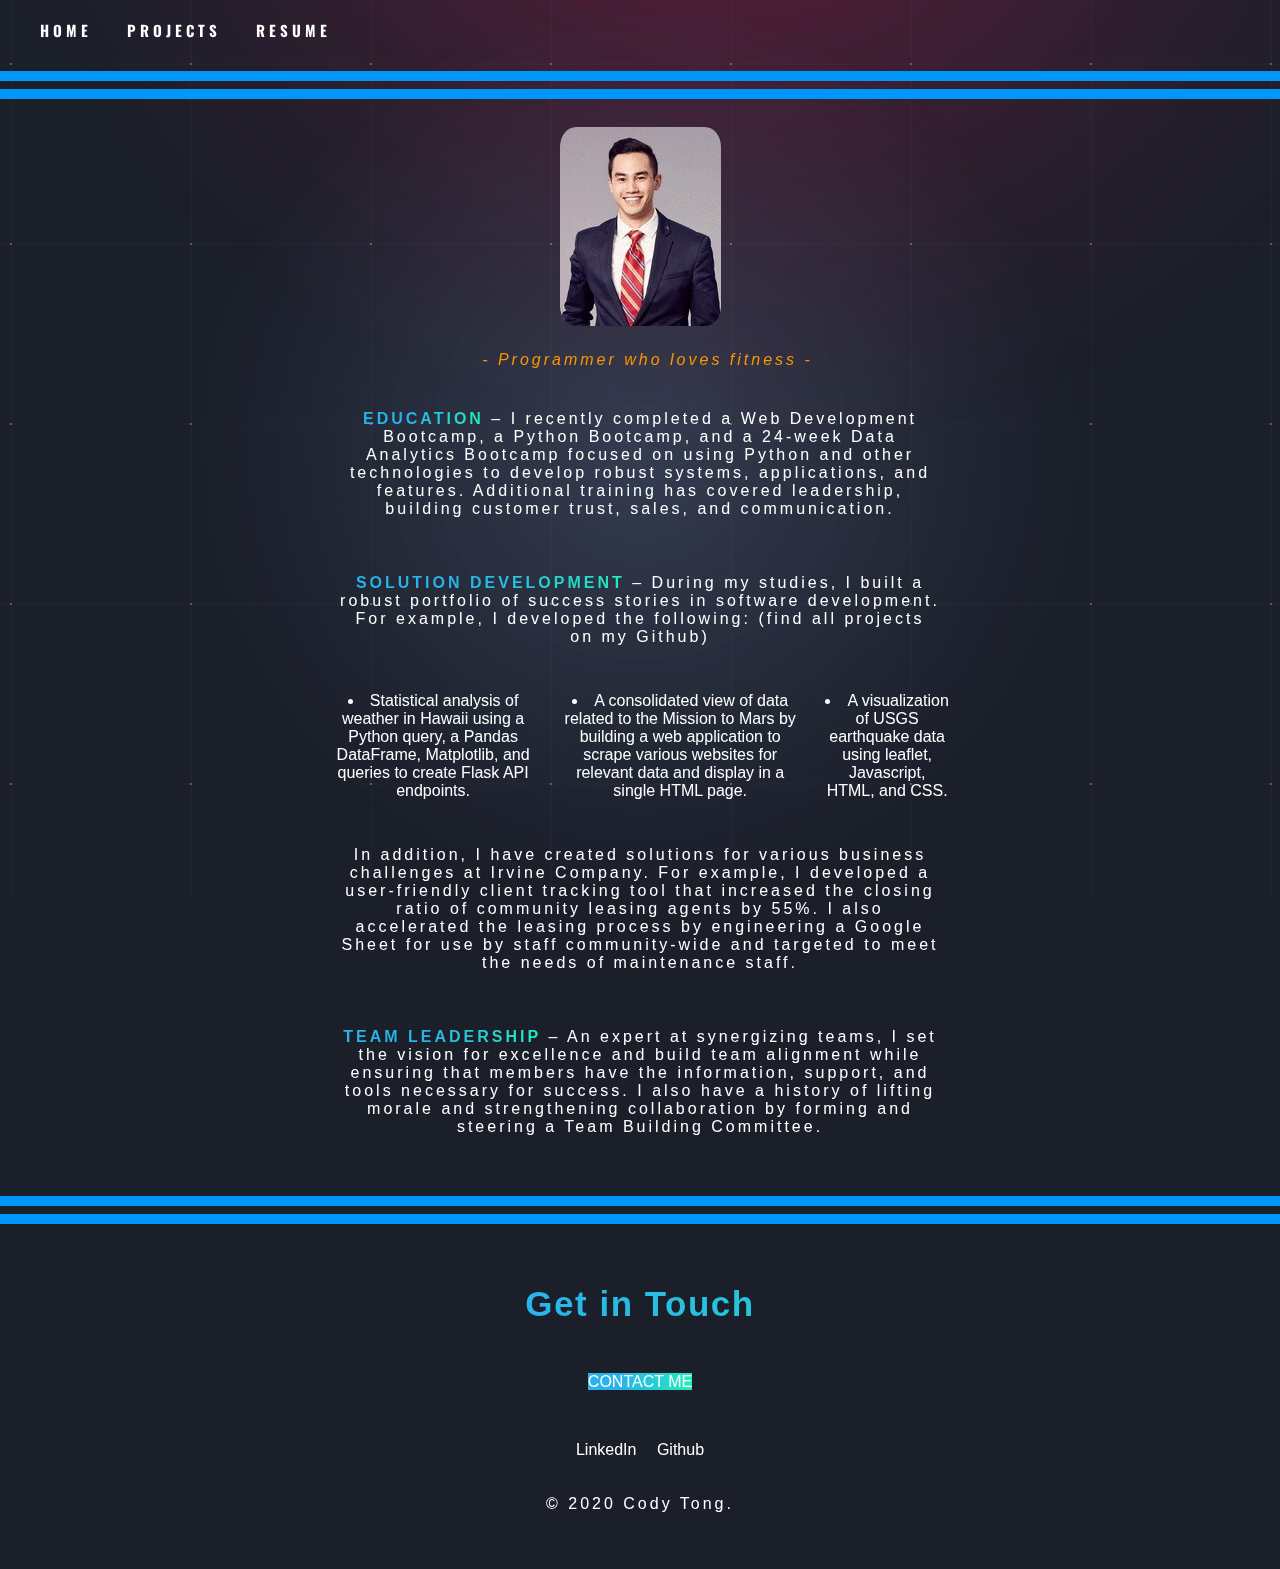
<file: index.html>
<!DOCTYPE html>
<html lang="en">

<head>

  <meta charset="UTF-8">
  <meta name="viewport" content="width=device-width, initial-scale=1.0">
  <meta http-equiv="X-UA-Compatible" content="ie=edge">
  <title>Cody Tong</title>
  <link href="https://cdn.jsdelivr.net/npm/bootstrap@5.0.0-beta1/dist/css/bootstrap.min.css" rel="stylesheet" integrity="sha384-giJF6kkoqNQ00vy+HMDP7azOuL0xtbfIcaT9wjKHr8RbDVddVHyTfAAsrekwKmP1" crossorigin="anonymous">

  <link rel="stylesheet" href="css/styles.css">
  <link rel="icon" href="favicon (3).ico">
  <link rel="preconnect" href="https://fonts.gstatic.com">
  <link href="https://fonts.googleapis.com/css2?family=Oswald:wght@200&display=swap" rel="stylesheet">
  <script src="https://ajax.googleapis.com/ajax/libs/jquery/3.5.1/jquery.min.js"></script>
  <script src="/js/hr.js"></script>

</head>

<body>
  <div id="app">

    <div data-reactroot>
      <nav class="th-navbar">
        <div class="th-navbar-content">
          <div class="middle-content">
            <ul class="links">
              <li><a href="index.html">HOME</a></li>
              <li><a href="projects.html">PROJECTS</a></li>
              <li><a href="resume.html">RESUME</a></li>
            </ul>
          </div>
        </div>

        <div class="th-flyout-nav"></div>
      </nav>

      <div class="content">

        <div class="page-wrapper">

            <div class="wrap">
              <hr class="trans--grow hr1">
              <hr class="trans--grow hr2">
            </div>
            
            <main>

              <img src="/images/RectangleProfilePicture.jpg" alt="profile-pic">
              <p class="tagline">- Programmer who loves fitness -</p>

              <div class="about">

                <div class="abouttxt">

                  <p><strong class="bold">EDUCATION</strong> – I recently completed a Web Development Bootcamp, a Python Bootcamp, and a 24-week Data Analytics Bootcamp 
                      focused on using Python and other technologies to develop robust systems, applications, and features. 
                      Additional training has covered leadership, building customer trust, sales, and communication.</p>

                    <p><strong class="bold">SOLUTION DEVELOPMENT</strong> – During my studies, I built a robust portfolio of success stories in software development. For example, I developed the following: (find all projects on my Github)</p>
                        
                        <ul>
                            <li>Statistical analysis of weather in Hawaii using a Python query, a Pandas DataFrame, Matplotlib, and queries to create Flask API endpoints.</li>
                            <li>A consolidated view of data related to the Mission to Mars by building a web application to scrape various websites for relevant data and display in a single HTML page.</li>
                            <li>A visualization of USGS earthquake data using leaflet, Javascript, HTML, and CSS.</li>
                        </ul>	 
                        
                    <p>In addition, I have created solutions for various business challenges at Irvine Company. 
                        For example, I developed a user-friendly client tracking tool that increased the closing ratio of community 
                        leasing agents by 55%. I also accelerated the leasing process by engineering a Google Sheet for use by staff 
                        community-wide and targeted to meet the needs of maintenance staff.</p>

                    <p><strong class="bold">TEAM LEADERSHIP</strong> – An expert at synergizing teams, I set the vision for excellence and build team alignment while 
                        ensuring that members have the information, support, and tools necessary for success. I also have a history of lifting 
                        morale and strengthening collaboration by forming and steering a Team Building Committee.</p>

                </div>

              </div>

            </main>

            <div class="wrap">
              <hr class="trans--grow hr1">
              <hr class="trans--grow hr2">
            </div>

            <div class="contact-me">
              <h2 class="header">Get in Touch</h2>
              <br>
              <a class="btn" href="mailto:codytong1130@gmail.com">CONTACT ME</a>
            </div>

            <div class="bottom-container">
              <a class="footer-link" href="https://www.linkedin.com/">LinkedIn</a>
              <a class="footer-link" href="https://github.com/CyberCody">Github</a>
              <p class="cody">© 2020 Cody Tong.</p>
            </div>
            
          </div>
      </div>

    </div>

  </div>
</body>


</html>
</file>
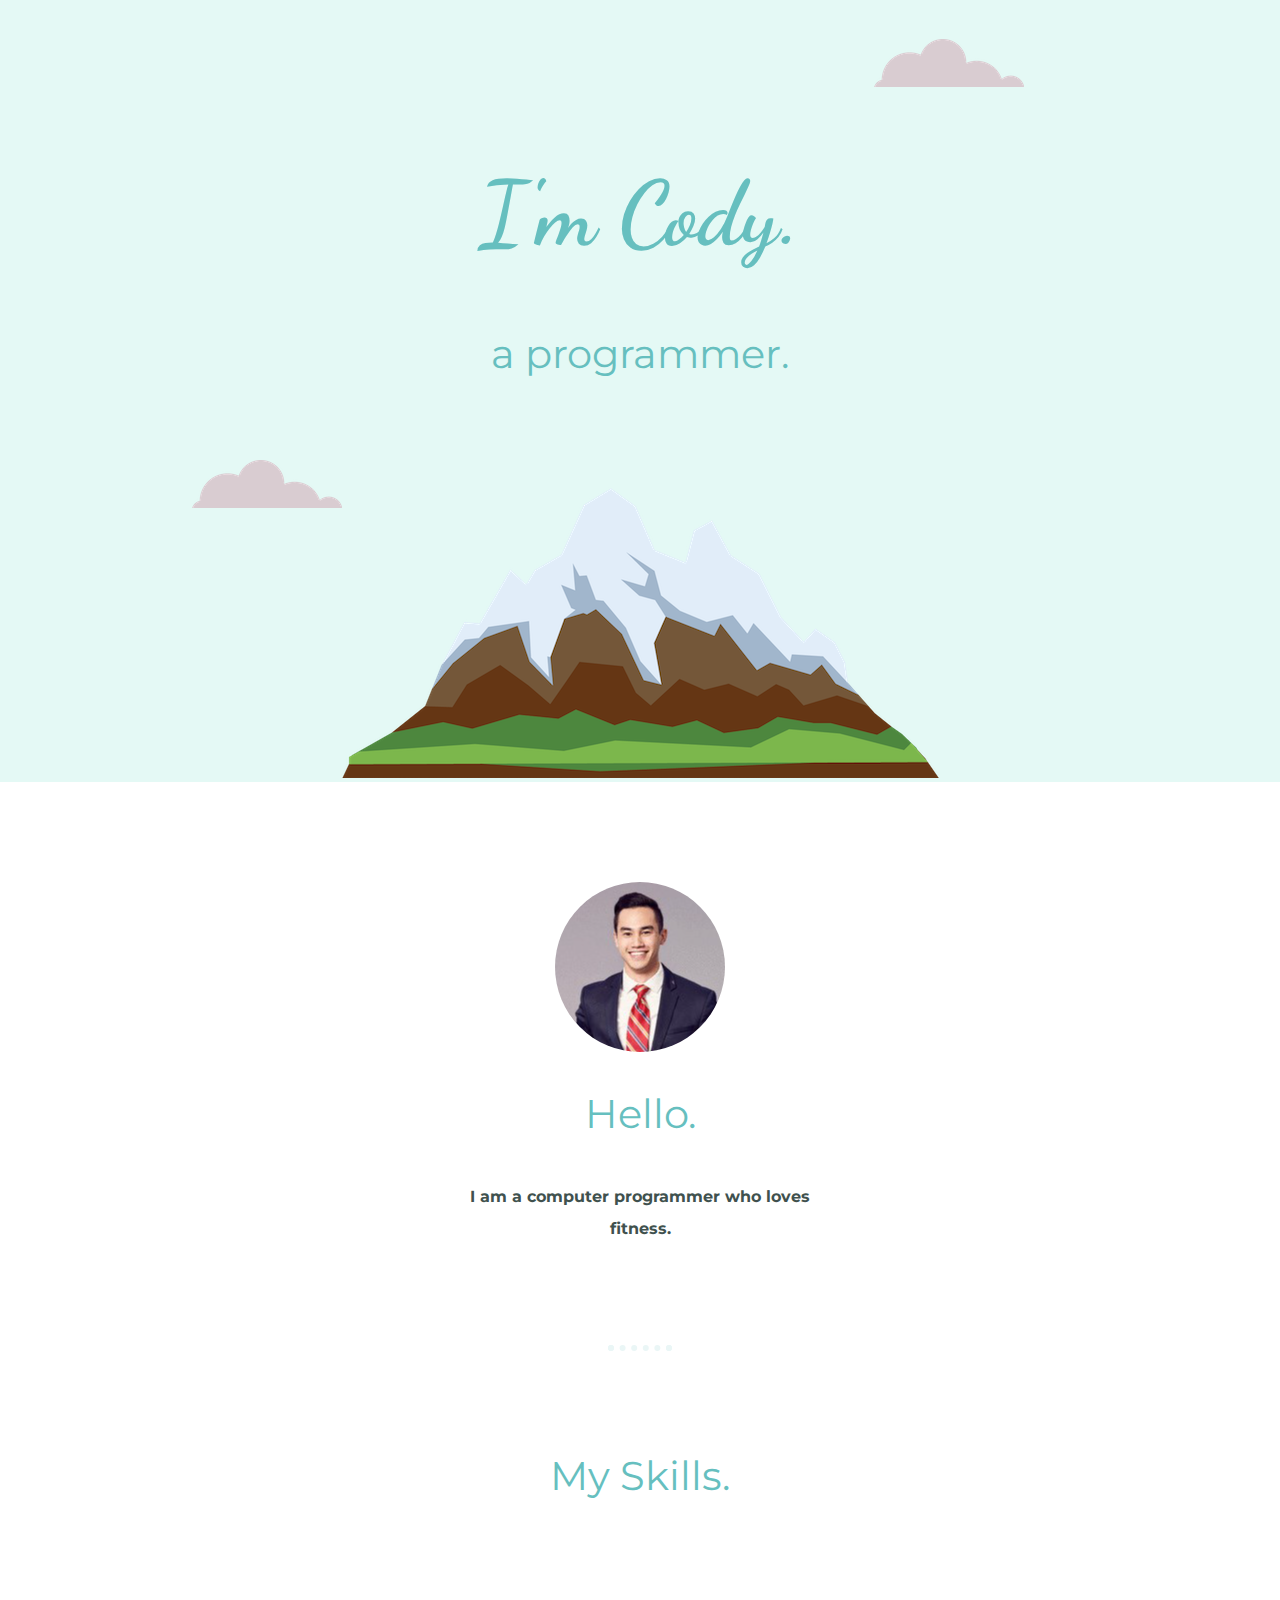
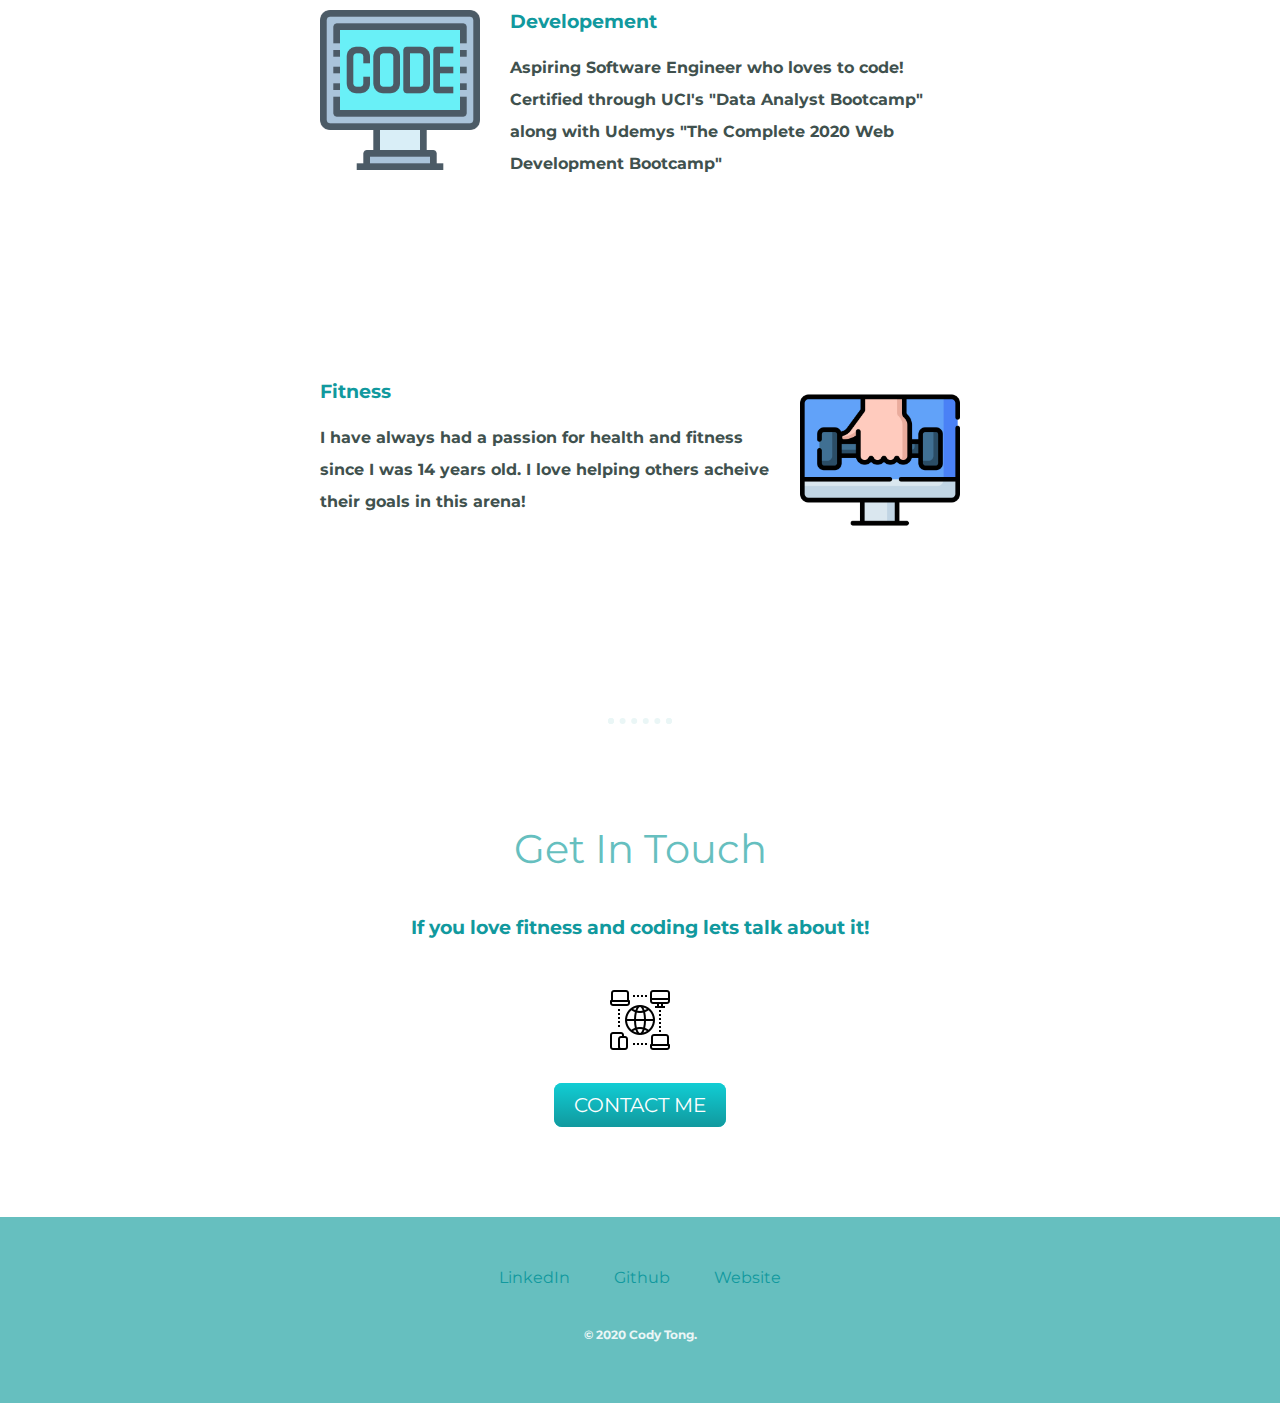
<file: CSS - My Site/index.html>
<!DOCTYPE html>
<html lang="en">

<head>

  <meta charset="UTF-8">
  <meta name="viewport" content="width=device-width, initial-scale=1.0">
  <meta http-equiv="X-UA-Compatible" content="ie=edge">
  <title>Cody Tong</title>
  <link rel="stylesheet" href="css/styles.css">
  <link rel="icon" href="favicon (3).ico">
  <link href="https://fonts.googleapis.com/css2?family=Dancing+Script:wght@600&family=Merriweather&family=Montserrat&display=swap" rel="stylesheet">

</head>

<body>

  <div class="top-container">
    <img src="images/cloud.png" class="top-cloud" alt="cloud-img">
    <h1>I'm Cody.</h1>
    <h2 class="programmer">a programmer.</h2>
    <img src="images/cloud.png" class="bottom-cloud" alt="cloud-img">
    <img src="images/mountain.png" class="mountain" alt="mountain-img">
  </div>

  <div class="middle-container">
    <div class="profile">
      <img src="images/circleprofilepicture.png.png" alt="">
      <h2>Hello.</h2>
      <p class="intro">I am a computer programmer who loves fitness.</p>
    </div>

    <hr>

    <div class="skills">
      <h2>My Skills.</h2>
      <div class="skill-row">
        <img class="computer-img" src="images/code.png" alt="computer_img">
        <h3>Developement</h3>
        <p>Aspiring Software Engineer who loves to code! Certified through UCI's "Data Analyst Bootcamp" along with Udemys "The Complete 2020 Web Development Bootcamp"</p>
      </div>

      <div class="skill-row">
        <img class="gym-img" src="images/gym.png" alt="gym-img">
        <h3>Fitness</h3>
        <p>I have always had a passion for health and fitness since I was 14 years old. I love helping others acheive their goals in this arena!</p>
      </div>

    </div>

    <hr>
    <div class="contact-me">
      <h2>Get In Touch</h2>
      <h3>If you love fitness and coding lets talk about it!</h3>
      <p>
        <img class="network" src="images/web-site.png" alt="network-img">
      </p>
      <a class="btn" href="mailto:name@email.com">CONTACT ME</a>
    </div>
  </div>


  <div class="bottom-container">
    <a class="footer-link" href="https://www.linkedin.com/">LinkedIn</a>
    <a class="footer-link" href="https://github.com/CyberCody">Github</a>
    <a class="footer-link" href="https://www.appbrewery.co/">Website</a>
    <p class="cody">© 2020 Cody Tong.</p>
  </div>


</body>

</html>
</file>
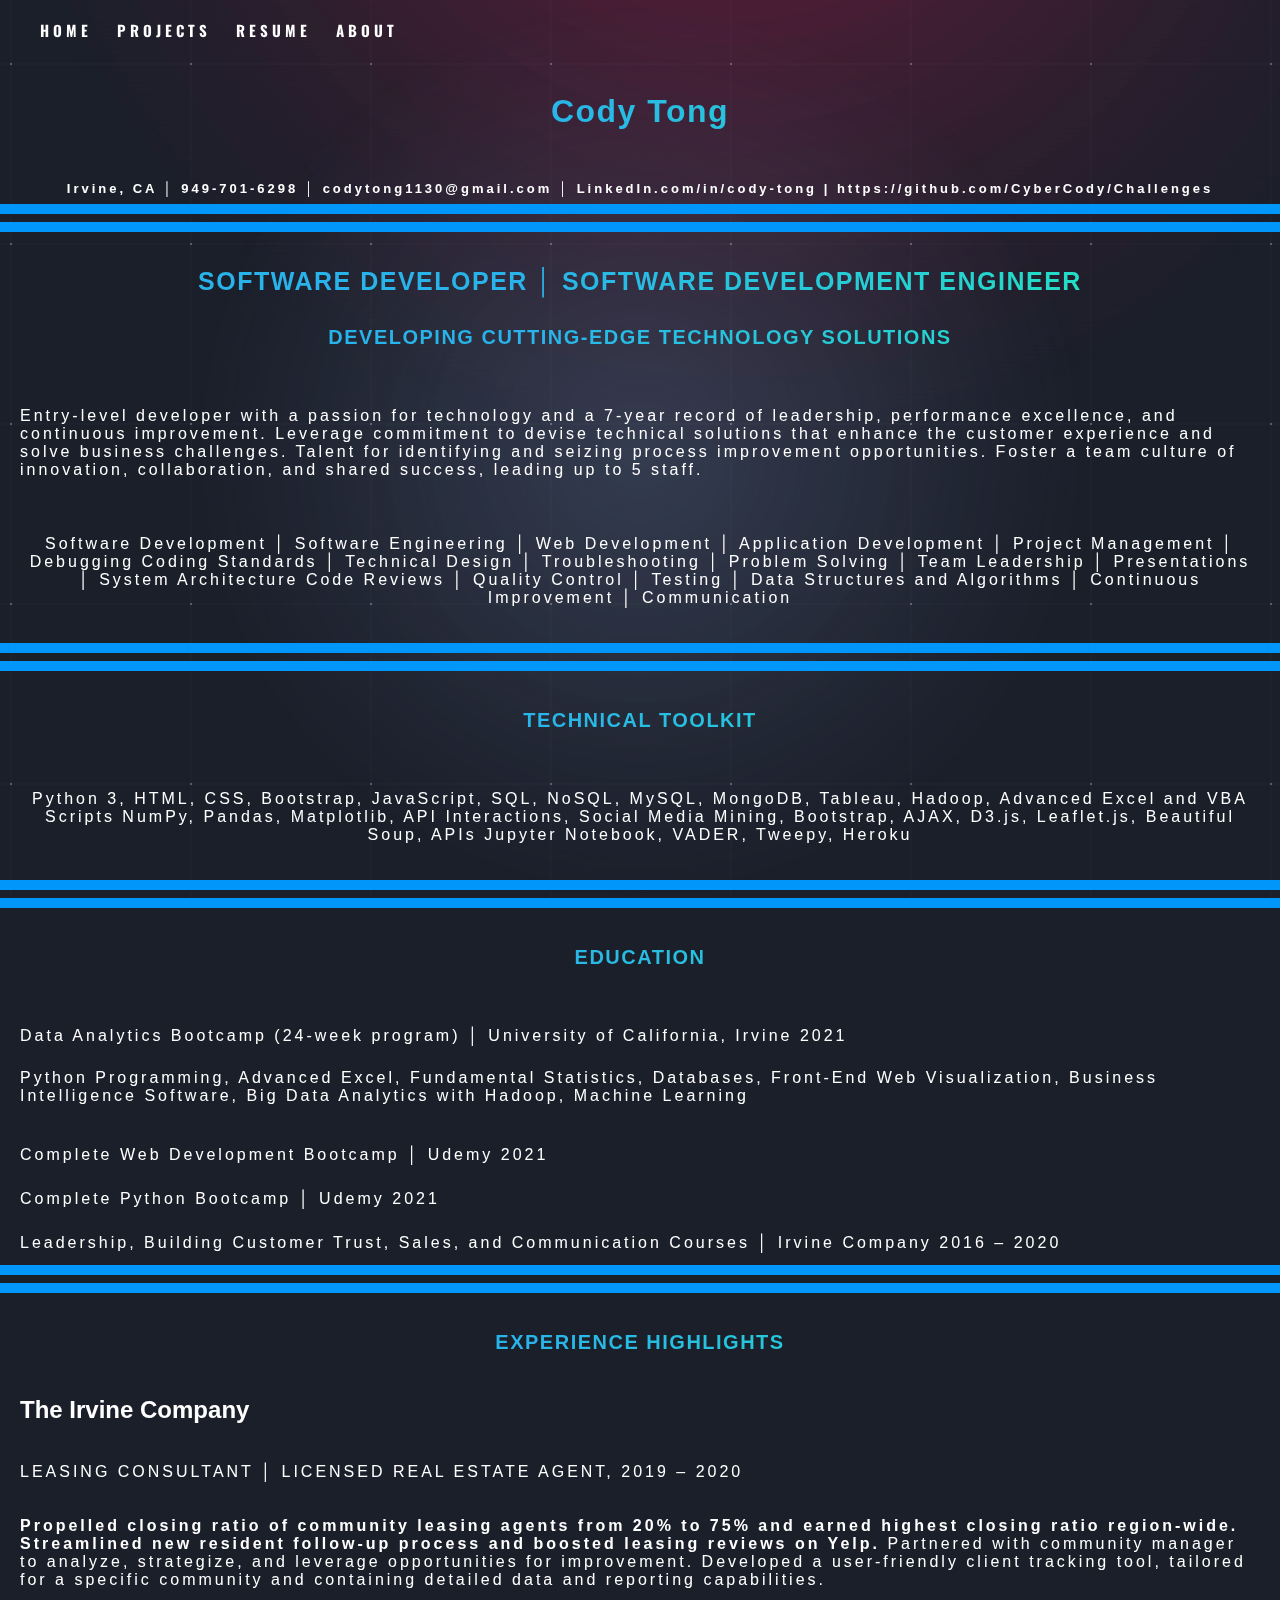
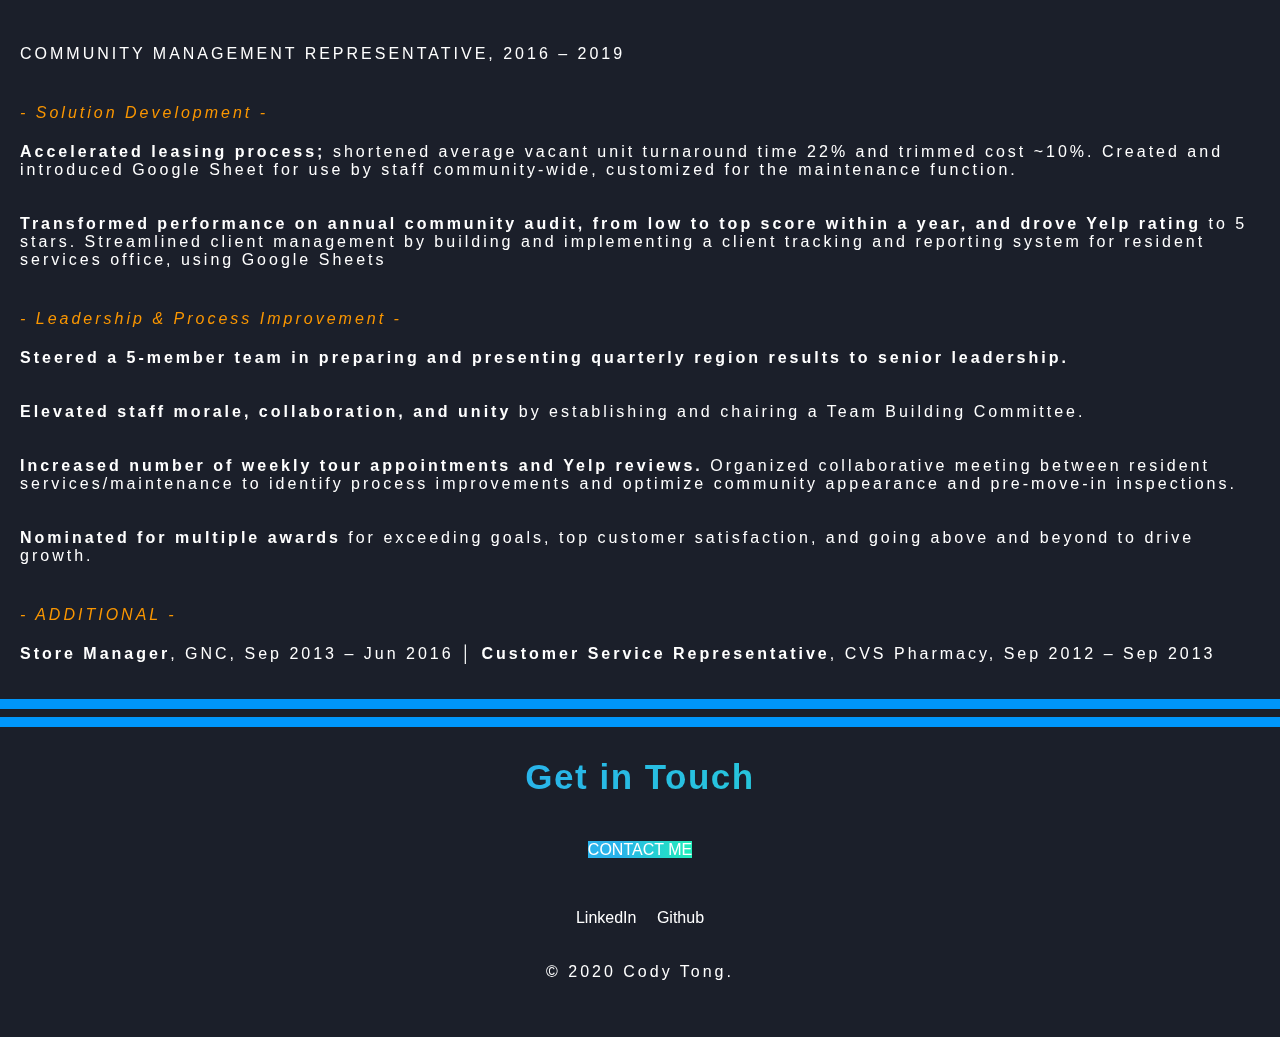
<file: playground.html>
<!DOCTYPE html>
<html lang="en">

<head>

  <meta charset="UTF-8">
  <meta name="viewport" content="width=device-width, initial-scale=1.0">
  <meta http-equiv="X-UA-Compatible" content="ie=edge">
  <title>Cody Tong</title>
  <link href="https://cdn.jsdelivr.net/npm/bootstrap@5.0.0-beta1/dist/css/bootstrap.min.css" rel="stylesheet" integrity="sha384-giJF6kkoqNQ00vy+HMDP7azOuL0xtbfIcaT9wjKHr8RbDVddVHyTfAAsrekwKmP1" crossorigin="anonymous">

  <link rel="stylesheet" href="css/resume.css">
  <link rel="icon" href="favicon (3).ico">
  <link rel="preconnect" href="https://fonts.gstatic.com">
  <link href="https://fonts.googleapis.com/css2?family=Oswald:wght@200&display=swap" rel="stylesheet">
  <script src="https://ajax.googleapis.com/ajax/libs/jquery/3.5.1/jquery.min.js"></script>
  <script src="/js/hr.js"></script>

</head>

<body>
  <div id="app">

    <div data-reactroot>
      <nav class="th-navbar">
        <div class="th-navbar-content">
          <div class="middle-content">
            <ul class="links">
              <li><a href="index.html">HOME</a></li>
              <li><a href="projects.html">PROJECTS</a></li>
              <li><a href="resume.html">RESUME</a></li>
              <li><a href="playground.html">ABOUT</a></li>
            </ul>
          </div>
        </div>

        <div class="th-flyout-nav"></div>
      </nav>

      <div class="content">

        <div class="page-wrapper">
            <div class="container"> 
                <!-- ROW 1 -->
                <div class="row">
                    <div class="col-12">
                        <div class="top-container">

                            <div class="header-name">
                                <h1 data-text="Cody Tong" class="title">Cody Tong</h1>
                                <p class="personal-info"><strong class="shine">Irvine, CA │ 949-701-6298 │ codytong1130@gmail.com │ <a href="https://www.linkedin.com/in/cody-tong/">LinkedIn.com/in/cody-tong</a> | <a href="https://github.com/CyberCody/Challenges">https://github.com/CyberCody/Challenges</a></strong></p>
                            </div>
                            
                        </div>
                    </div>
                </div>

                <!-- ROW 2 -->
                <div class="row">
                    <div class="col-12">
                        <div class="wrap">
                            <hr class="trans--grow hr1">
                            <hr class="trans--grow hr2">
                        </div>
                    </div>
                </div>

                <!-- ROW 3 -->
                <div class="row">
                    <div class="col-12">

                        <h2 class="header-title">SOFTWARE DEVELOPER │ SOFTWARE DEVELOPMENT ENGINEER</h2>
                        <h3 class="sub-header">DEVELOPING CUTTING-EDGE TECHNOLOGY SOLUTIONS</h3>

                    </div>
                </div>

                <!-- ROW 4 -->
                <div class="row">
                    <div class="col-12">
                        <!-- INTRO -->
                        <P class="intro">Entry-level developer with a passion for technology and a 7-year record of leadership, performance excellence, and continuous improvement. 
                            Leverage commitment to devise technical solutions that enhance the customer experience and solve business challenges. 
                            Talent for identifying and seizing process improvement opportunities. Foster a team culture of innovation, collaboration, and shared success, leading up to 5 staff. 
                        </P>

                        <!-- CORE SKILLS -->
                        <P>
                            Software Development │ Software Engineering │ Web Development │ Application Development │ Project Management │ Debugging
                            Coding Standards │ Technical Design │ Troubleshooting │ Problem Solving │ Team Leadership │ Presentations │ System Architecture
                            Code Reviews │ Quality Control │ Testing │ Data Structures and Algorithms │ Continuous Improvement │ Communication
                             
                        </P>
                    </div>
                </div>

                <!-- GROWING LINES -->
                <div class="row">
                    <div class="col-12">
                        <div class="wrap">
                            <hr class="trans--grow hr1">
                            <hr class="trans--grow hr2">
                        </div>
                    </div>
                </div>

                <!-- ROW 5 -->
                <div class="row">
                    <div class="col-12">
                        <h3 class="sub-header">TECHNICAL TOOLKIT</h3>
                        <p class="tools">Python 3, HTML, CSS, Bootstrap, JavaScript, SQL, NoSQL, MySQL, MongoDB, Tableau, Hadoop, Advanced Excel and VBA Scripts
                            NumPy, Pandas, Matplotlib, API Interactions, Social Media Mining, Bootstrap, AJAX, D3.js, Leaflet.js, Beautiful Soup, APIs
                            Jupyter Notebook, VADER, Tweepy, Heroku
                            </p>
                    </div>
                </div>

                <!-- GROWING LINES -->
                <div class="row">
                    <div class="col-12">
                        <div class="wrap">
                            <hr class="trans--grow hr1">
                            <hr class="trans--grow hr2">
                        </div>
                    </div>
                </div>

                <!-- ROW 6 -->
                <div class="row">
                    <div class="col-12">
                        <div class="text-content">
                            <h3 class="sub-header">EDUCATION</h3>
                            <p class="item-header">Data Analytics Bootcamp (24-week program) │ University of California, Irvine	2021
                            </p>
                                <div class="bullet">
                                    <ul>
                                        <li>
                                            <p class="item">Python Programming, Advanced Excel, Fundamental Statistics, Databases, 
                                                Front-End Web Visualization, Business Intelligence Software, 
                                                Big Data Analytics with Hadoop, Machine Learning</p>
                                        </li>
                                    </ul>
                                </div>
                                
                            <p class="edu">Complete Web Development Bootcamp │ Udemy 	2021</p>
                            <p class="edu">Complete Python Bootcamp │ Udemy 	2021</p>
                            <p class="edu">Leadership, Building Customer Trust, Sales, and Communication Courses │ Irvine Company 	2016 – 2020</p>
                        </div>
                    </div>
                </div>

                <!-- GROWING LINES -->
                <div class="row">
                    <div class="col-12">
                        <div class="wrap">
                            <hr class="trans--grow hr1">
                            <hr class="trans--grow hr2">
                        </div>
                    </div>
                </div>

                <!-- ROW 7 -->
                <div class="row">
                    <div class="col-12">
                        <div class="text-content">
                            <h3 class="sub-header">EXPERIENCE HIGHLIGHTS</h3>
                            <h2 style="padding-left: 20px;">The Irvine Company</h2>
                            <p>LEASING CONSULTANT │ LICENSED REAL ESTATE AGENT, 2019 – 2020</p>
                            <div class="bullet">
                                <ul>
                                    <li>
                                        <p class="item"><strong class="shine">Propelled closing ratio of community leasing agents from 20% to 75% and earned highest closing ratio region-wide. 
                                            Streamlined new resident follow-up process and boosted leasing reviews on Yelp.</strong> Partnered with community manager to analyze, strategize, and 
                                            leverage opportunities for improvement. Developed a user-friendly client tracking tool, tailored for a specific community and containing detailed 
                                            data and reporting capabilities.</p>
                                    </li>
                                </ul>
                            </div>

                            <p>COMMUNITY MANAGEMENT REPRESENTATIVE, 2016 – 2019</p>
                            <p class="tagline">- Solution Development -</p>
                            <div class="bullet">
                                <ul>
                                    <li>
                                        <p class="item"><strong class="shine">Accelerated leasing process;</strong> 
                                            shortened average vacant unit turnaround time 22% and trimmed cost ~10%. Created and introduced Google Sheet for use by staff community-wide, customized for the maintenance function.</p>
                                    </li>
                                    <li>
                                        <p class="item"><strong class="shine">Transformed performance on annual community audit, from low to top score within a year, and drove Yelp rating</strong> 
                                            to 5 stars. Streamlined client management by building and implementing a client tracking and reporting system for resident services office, using Google Sheets</p>
                                    </li>
                                </ul>
                            </div>
                            <p class="tagline">- Leadership & Process Improvement -</p>
                            <div class="bullet">
                                <ul>
                                    <li>
                                        <p class="item"><strong class="shine">Steered a 5-member team in preparing and presenting quarterly region results to senior leadership.</strong> 
                                        </p>
                                    </li>
                                    <li>
                                        <p class="item"><strong class="shine">Elevated staff morale, collaboration, and unity</strong> by establishing and chairing a Team Building Committee.
                                            </p>
                                    </li>
                                    <li>
                                        <p class="item"><strong class="shine">Increased number of weekly tour appointments and Yelp reviews.</strong> Organized collaborative meeting between resident services/maintenance to identify process improvements and optimize community appearance and pre-move-in inspections.</p>
                                    </li>
                                    <li>
                                        <p class="item"><strong class="shine">Nominated for multiple awards</strong> for exceeding goals, top customer satisfaction, and going above and beyond to drive growth.</p>
                                    </li>

                                </ul>
                            </div>

                            <p class="tagline">- ADDITIONAL -</p>
                            <p class="additional"><strong>Store Manager</strong>, GNC, Sep 2013 – Jun 2016 │ <strong>Customer Service Representative</strong>, CVS Pharmacy, Sep 2012 – Sep 2013 </p>

                        
                    </div>

                </div>

                <!-- GROWING LINES -->
                <div class="row">
                    <div class="col-12">
                        <div class="wrap">
                            <hr class="trans--grow hr1">
                            <hr class="trans--grow hr2">
                        </div>
                    </div>
                </div>

                <div class="row">
                    <div class="col-12">
                        <div class="skills">
                

                            <div class="contact-me">
                            <h2 class="header">Get in Touch</h2>
                            <br>
                            <a class="btn" href="mailto:codytong1130@gmail.com">CONTACT ME</a>
                            </div>
            
                            <div class="bottom-container">
                            <a class="footer-link" href="https://www.linkedin.com/">LinkedIn</a>
                            <a class="footer-link" href="https://github.com/CyberCody">Github</a>
                            <p class="cody">© 2020 Cody Tong.</p>
                            </div>
                            
                        </div>
                    </div>
                </div>
                


            </div> 
 
      </div>

    </div>

  </div>
</body>


</html>
</file>
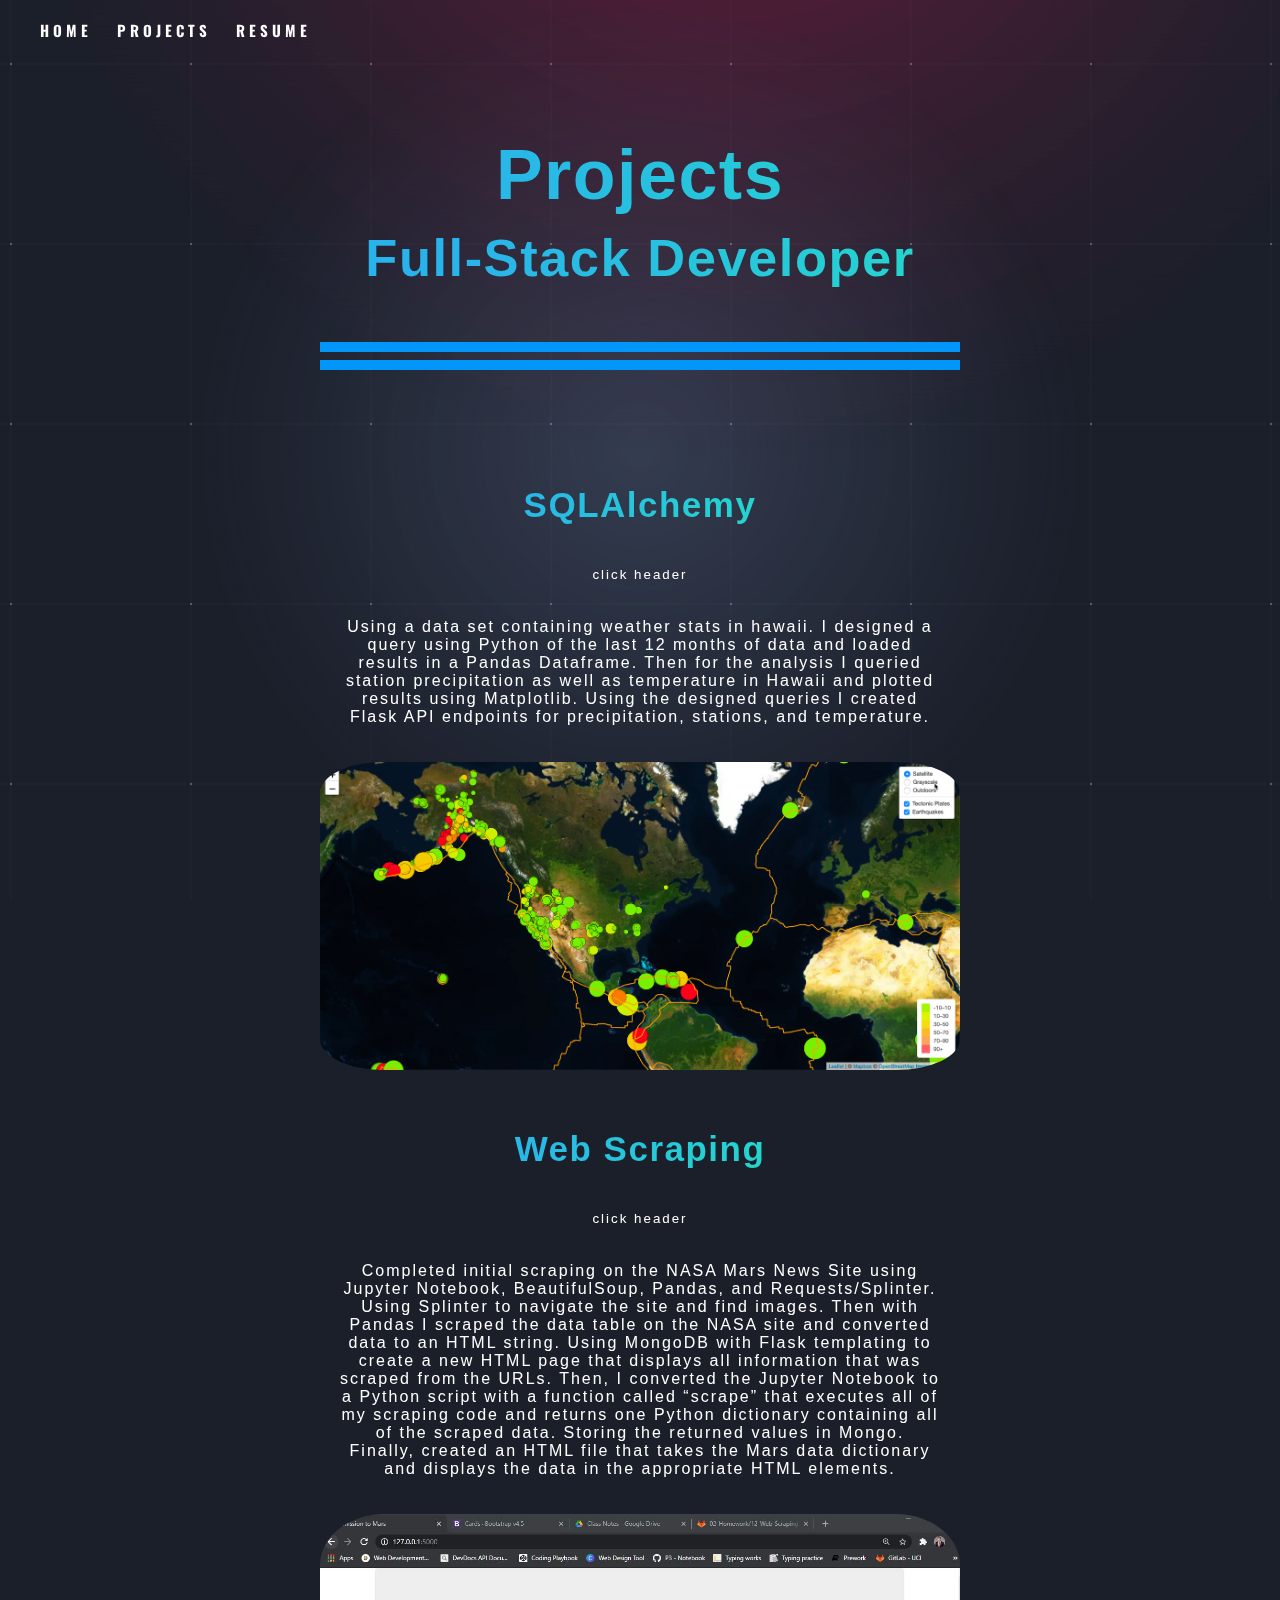
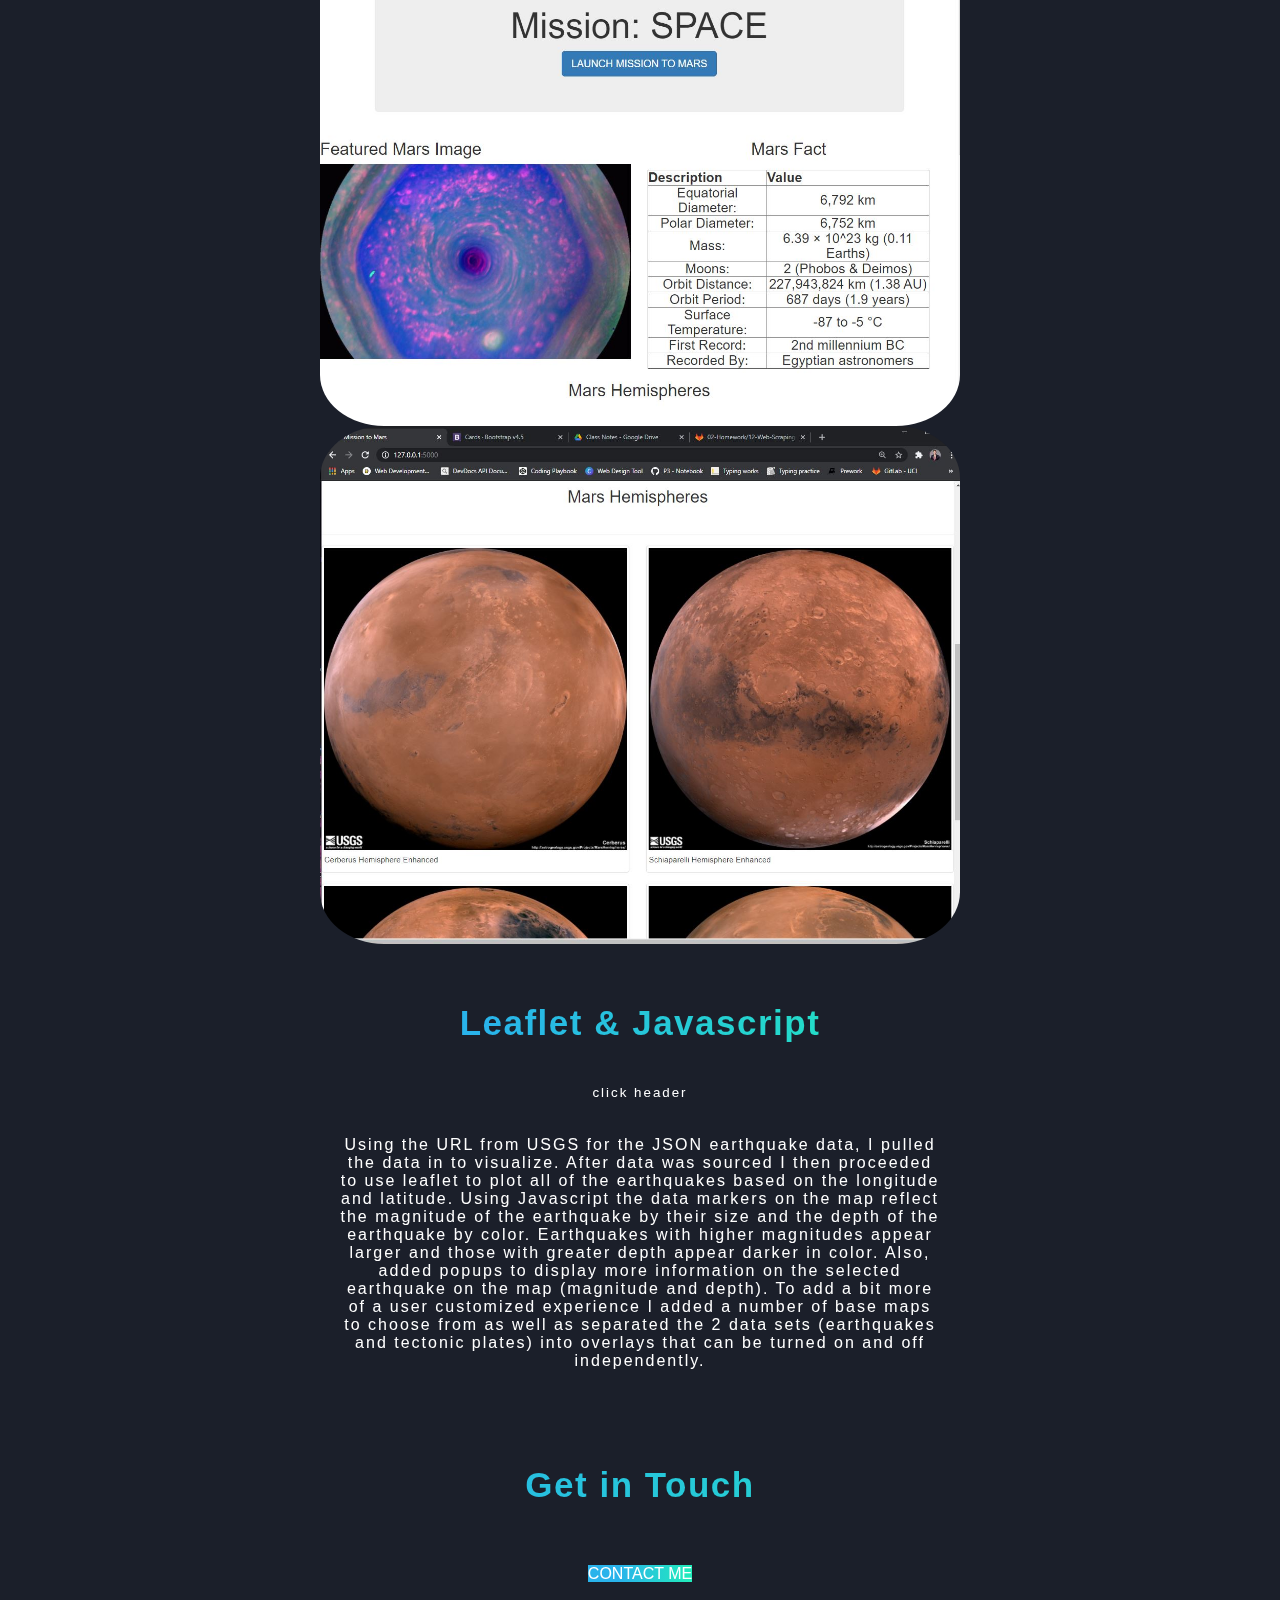
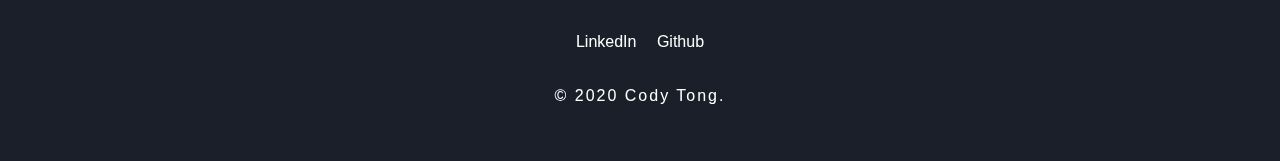
<file: projects.html>
<!DOCTYPE html>
<html lang="en">

<head>

  <meta charset="UTF-8">
  <meta name="viewport" content="width=device-width, initial-scale=1.0">
  <meta http-equiv="X-UA-Compatible" content="ie=edge">
  <title>Cody Tong</title>
  <link href="https://cdn.jsdelivr.net/npm/bootstrap@5.0.0-beta1/dist/css/bootstrap.min.css" rel="stylesheet" integrity="sha384-giJF6kkoqNQ00vy+HMDP7azOuL0xtbfIcaT9wjKHr8RbDVddVHyTfAAsrekwKmP1" crossorigin="anonymous">

  <link rel="stylesheet" href="css/projects.css">
  <link rel="icon" href="favicon (3).ico">
  <link rel="preconnect" href="https://fonts.gstatic.com">
  <link href="https://fonts.googleapis.com/css2?family=Oswald:wght@200&display=swap" rel="stylesheet">
  <script src="https://ajax.googleapis.com/ajax/libs/jquery/3.5.1/jquery.min.js"></script>
  <script src="/js/hr.js"></script>

</head>

<body>
  <div id="app">

    <div data-reactroot>
      <nav class="th-navbar">
        <div class="th-navbar-content">
          <div class="middle-content">
            <ul class="links">
              <li><a href="index.html">HOME</a></li>
              <li><a href="projects.html">PROJECTS</a></li>
              <li><a href="resume.html">RESUME</a></li>
            </ul>
          </div>
        </div>

        <div class="th-flyout-nav"></div>
      </nav>

      <div class="content">

        <div class="page-wrapper">

          <div class="top-container">

            <div class="header-title">
              <h1 data-text="Cody Tong" class="title">Projects</h1>
              <h2 class="title">Full-Stack Developer</h2>
            </div>

          </div>

          <div class="wrap">
            <hr class="trans--grow hr1">
            <hr class="trans--grow hr2">
          </div>
          

          <div class="projects">
  
            <div class="descriptions">
  
              <div class="card">
                <div class="card-info">
                  <a href="https://github.com/CyberCody/Challenges/tree/master/08-Sqlalchemy-Challenge" target="_blank"><h2 align= "center" class="subheader">SQLAlchemy</h2></a>
                  <p class="click">click header</p>
                  <p>Using a data set containing weather stats in hawaii. 
                    I designed a query using Python of the last 12 months of data and loaded results in a Pandas Dataframe. 
                    Then for the analysis I queried station precipitation as well as temperature in Hawaii and  plotted results using Matplotlib.
                    Using the designed queries I created Flask API endpoints for precipitation, stations, and temperature.
                    </p>
                </div>

                <div class="image">
                  <img src="images/leaflet_map.png" alt="leaflet map image">
                </div>
              </div>
    
              <div class="card">
                <div class="card-info">
                  <a href="https://github.com/CyberCody/Challenges/tree/master/09-Web-Scraping-Challenge" target="_blank"><h2 class="subheader">Web Scraping</h2></a>
                  <p class="click">click header</p>
                  <p>Completed initial scraping on the NASA Mars News Site using Jupyter Notebook, BeautifulSoup, Pandas, and Requests/Splinter. 
                    Using Splinter to navigate the site and find images. 
                    Then with Pandas I scraped the data table on the NASA site and converted data to an HTML string. 
                    Using MongoDB with Flask templating to create a new HTML page that displays all information that was scraped from the URLs. 
                    Then, I converted the Jupyter Notebook to a Python script with a function called “scrape” that executes all of my scraping code and returns one Python dictionary containing all of the scraped data. 
                    Storing the returned values in Mongo. Finally, created an HTML file that takes the Mars data dictionary and displays the data in the appropriate HTML elements.</p>
                </div>

                <div class="image">
                  <img src="images/web_scraping_img1.jpg" alt="">
                </div>
                <div class="image">
                  <img src="images/web_scraping_img2.jpg" alt="">
                </div>
              </div>
    
              <div class="card">
                <div class="card-info">
                  <a href="https://github.com/CyberCody/Challenges/tree/master/13-Leaflet-Challenge" target="_blank"><h2 class="subheader">Leaflet & Javascript</h2></a>
                  <p class="click">click header</p>
                  <p>Using the URL from USGS for the JSON  earthquake data, I pulled the data in to visualize. 
                    After data was sourced I then proceeded to use leaflet to plot all of the earthquakes based on the longitude and latitude. 
                    Using Javascript the data markers on the map reflect the magnitude of the earthquake  by their size and the depth of the earthquake by color.  
                    Earthquakes with higher magnitudes appear larger and those with greater depth appear darker in color. Also, added popups to display more information on the selected earthquake on the map (magnitude and depth). 
                    To add a bit more of a user customized experience I added a number of base maps to choose from as well as separated the 2 data sets (earthquakes and tectonic plates) into overlays that can be turned on and off independently.</p>
                </div>

              </div>
    
            </div>

            <div class="contact-me">
              <h2 class="header">Get in Touch</h2>
              <br>
              <a class="btn" href="mailto:codytong1130@gmail.com">CONTACT ME</a>
            </div>

            <div class="bottom-container">
              <a class="footer-link" href="https://www.linkedin.com/">LinkedIn</a>
              <a class="footer-link" href="https://github.com/CyberCody">Github</a>
              <p class="cody">© 2020 Cody Tong.</p>
            </div>
  
          </div>
        </div>

      </div>

    </div>
  </div>

</body>


</html>
</file>
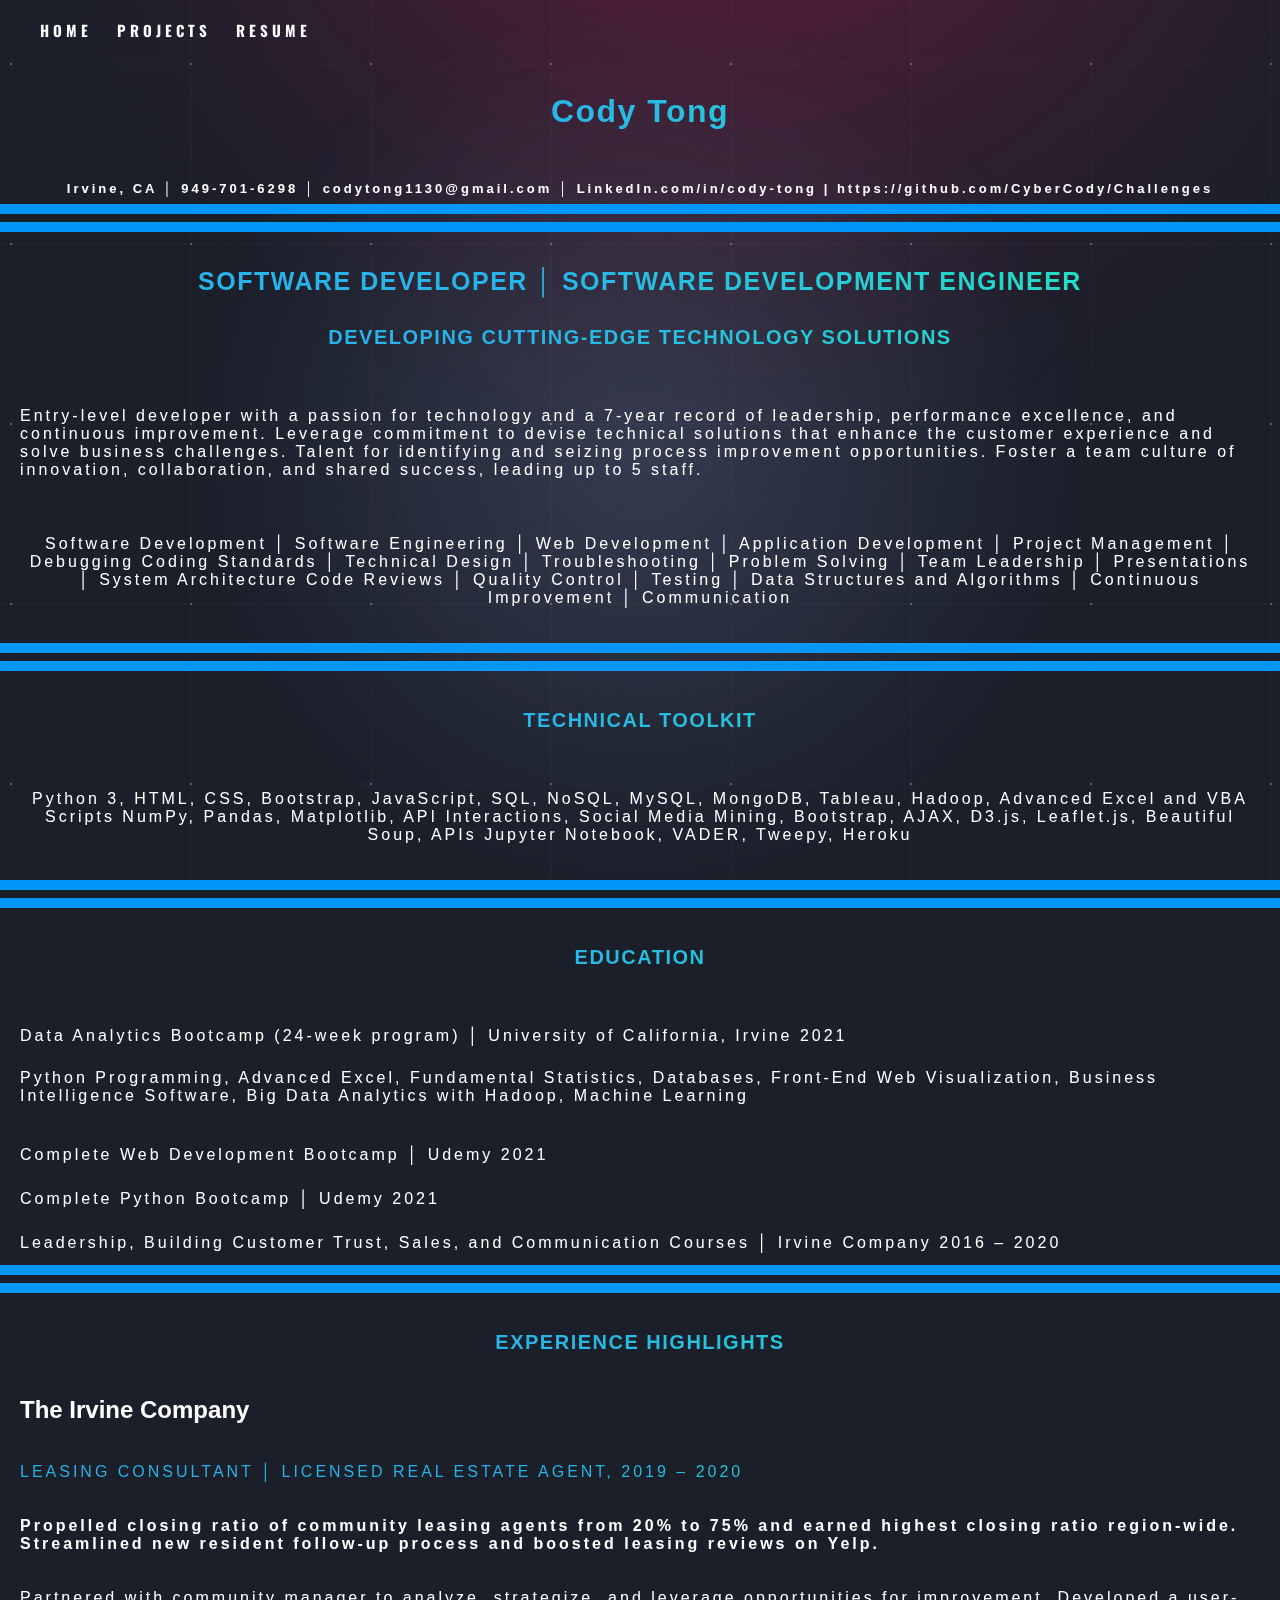
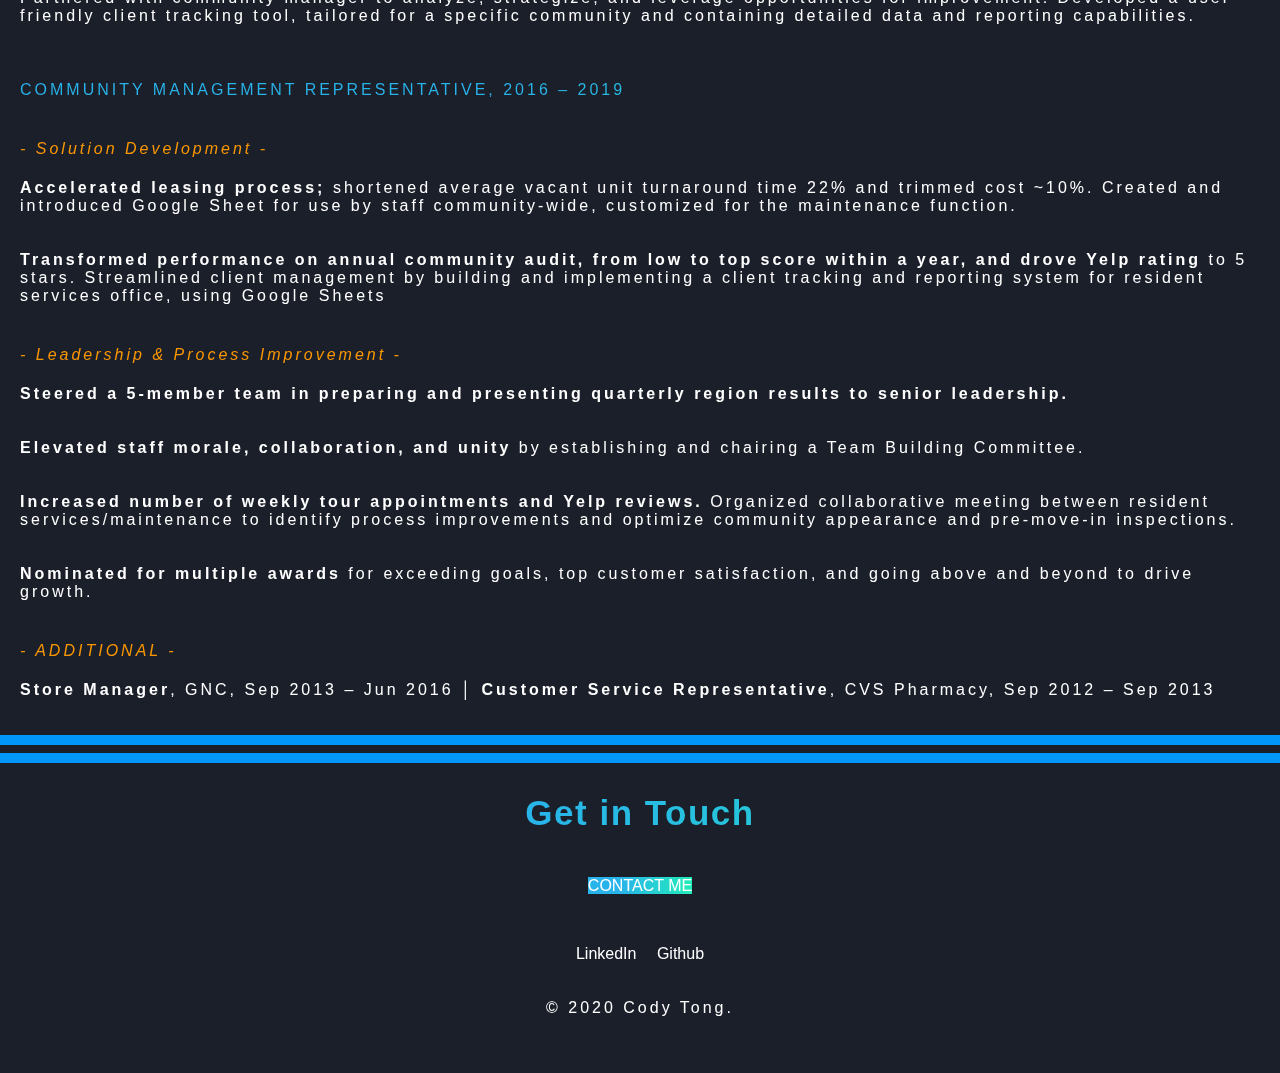
<file: resume.html>
<!DOCTYPE html>
<html lang="en">

<head>

  <meta charset="UTF-8">
  <meta name="viewport" content="width=device-width, initial-scale=1.0">
  <meta http-equiv="X-UA-Compatible" content="ie=edge">
  <title>Cody Tong</title>
  <link href="https://cdn.jsdelivr.net/npm/bootstrap@5.0.0-beta1/dist/css/bootstrap.min.css" rel="stylesheet" integrity="sha384-giJF6kkoqNQ00vy+HMDP7azOuL0xtbfIcaT9wjKHr8RbDVddVHyTfAAsrekwKmP1" crossorigin="anonymous">

  <link rel="stylesheet" href="css/resume.css">
  <link rel="icon" href="favicon (3).ico">
  <link rel="preconnect" href="https://fonts.gstatic.com">
  <link href="https://fonts.googleapis.com/css2?family=Oswald:wght@200&display=swap" rel="stylesheet">
  <script src="https://ajax.googleapis.com/ajax/libs/jquery/3.5.1/jquery.min.js"></script>
  <script src="/js/hr.js"></script>

</head>

<body>
  <div id="app">

    <div data-reactroot>
      <nav class="th-navbar">
        <div class="th-navbar-content">
          <div class="middle-content">
            <ul class="links">
              <li><a href="index.html">HOME</a></li>
              <li><a href="projects.html">PROJECTS</a></li>
              <li><a href="resume.html">RESUME</a></li>
            </ul>
          </div>
        </div>

        <div class="th-flyout-nav"></div>
      </nav>

      <div class="content">

        <div class="page-wrapper">
            <div class="container"> 
                <!-- ROW 1 -->
                <div class="row">
                    <div class="col-12">
                        <div class="top-container">

                            <div class="header-name">
                                <h1 data-text="Cody Tong" class="title">Cody Tong</h1>
                                <p class="personal-info"><strong class="shine">Irvine, CA │ 949-701-6298 │ codytong1130@gmail.com │ <a href="https://www.linkedin.com/in/cody-tong/">LinkedIn.com/in/cody-tong</a> | <a href="https://github.com/CyberCody/Challenges">https://github.com/CyberCody/Challenges</a></strong></p>
                            </div>
                            
                        </div>
                    </div>
                </div>

                <!-- ROW 2 -->
                <div class="row">
                    <div class="col-12">
                        <div class="wrap">
                            <hr class="trans--grow hr1">
                            <hr class="trans--grow hr2">
                        </div>
                    </div>
                </div>

                <!-- ROW 3 -->
                <div class="row">
                    <div class="col-12">

                        <h2 class="header-title">SOFTWARE DEVELOPER │ SOFTWARE DEVELOPMENT ENGINEER</h2>
                        <h3 class="sub-header">DEVELOPING CUTTING-EDGE TECHNOLOGY SOLUTIONS</h3>

                    </div>
                </div>

                <!-- ROW 4 -->
                <div class="row">
                    <div class="col-12">
                        <!-- INTRO -->
                        <P class="intro">Entry-level developer with a passion for technology and a 7-year record of leadership, performance excellence, and continuous improvement. 
                            Leverage commitment to devise technical solutions that enhance the customer experience and solve business challenges. 
                            Talent for identifying and seizing process improvement opportunities. Foster a team culture of innovation, collaboration, and shared success, leading up to 5 staff. 
                        </P>

                        <!-- CORE SKILLS -->
                        <P>
                            Software Development │ Software Engineering │ Web Development │ Application Development │ Project Management │ Debugging
                            Coding Standards │ Technical Design │ Troubleshooting │ Problem Solving │ Team Leadership │ Presentations │ System Architecture
                            Code Reviews │ Quality Control │ Testing │ Data Structures and Algorithms │ Continuous Improvement │ Communication
                             
                        </P>
                    </div>
                </div>

                <!-- GROWING LINES -->
                <div class="row">
                    <div class="col-12">
                        <div class="wrap">
                            <hr class="trans--grow hr1">
                            <hr class="trans--grow hr2">
                        </div>
                    </div>
                </div>

                <!-- ROW 5 -->
                <div class="row">
                    <div class="col-12">
                        <h3 class="sub-header">TECHNICAL TOOLKIT</h3>
                        <p class="tools">Python 3, HTML, CSS, Bootstrap, JavaScript, SQL, NoSQL, MySQL, MongoDB, Tableau, Hadoop, Advanced Excel and VBA Scripts
                            NumPy, Pandas, Matplotlib, API Interactions, Social Media Mining, Bootstrap, AJAX, D3.js, Leaflet.js, Beautiful Soup, APIs
                            Jupyter Notebook, VADER, Tweepy, Heroku
                            </p>
                    </div>
                </div>

                <!-- GROWING LINES -->
                <div class="row">
                    <div class="col-12">
                        <div class="wrap">
                            <hr class="trans--grow hr1">
                            <hr class="trans--grow hr2">
                        </div>
                    </div>
                </div>

                <!-- ROW 6 -->
                <div class="row">
                    <div class="col-12">
                        <div class="text-content">
                            <h3 class="sub-header">EDUCATION</h3>
                            <p class="item-header">Data Analytics Bootcamp (24-week program) │ University of California, Irvine	2021
                            </p>
                                <div class="bullet">
                                    <ul>
                                        <li>
                                            <p class="item">Python Programming, Advanced Excel, Fundamental Statistics, Databases, 
                                                Front-End Web Visualization, Business Intelligence Software, 
                                                Big Data Analytics with Hadoop, Machine Learning</p>
                                        </li>
                                    </ul>
                                </div>
                                
                            <p class="edu">Complete Web Development Bootcamp │ Udemy 	2021</p>
                            <p class="edu">Complete Python Bootcamp │ Udemy 	2021</p>
                            <p class="edu">Leadership, Building Customer Trust, Sales, and Communication Courses │ Irvine Company 	2016 – 2020</p>
                        </div>
                    </div>
                </div>

                <!-- GROWING LINES -->
                <div class="row">
                    <div class="col-12">
                        <div class="wrap">
                            <hr class="trans--grow hr1">
                            <hr class="trans--grow hr2">
                        </div>
                    </div>
                </div>

                <!-- ROW 7 -->
                <div class="row">
                    <div class="col-12">
                        <div class="text-content">
                            <h3 class="sub-header">EXPERIENCE HIGHLIGHTS</h3>
                            <h2 style="padding-left: 20px;">The Irvine Company</h2>
                            <p class="test">LEASING CONSULTANT │ LICENSED REAL ESTATE AGENT, 2019 – 2020</p>
                            <div class="bullet">
                                <ul>
                                    <li>
                                        <p class="item"><strong class="shine">Propelled closing ratio of community leasing agents from 20% to 75% and earned highest closing ratio region-wide. 
                                            Streamlined new resident follow-up process and boosted leasing reviews on Yelp.</strong></p>
                                    </li>
                                    <li>
                                        <p class="item">
                                            Partnered with community manager to analyze, strategize, and 
                                            leverage opportunities for improvement. Developed a user-friendly client tracking tool, tailored for a specific community and containing detailed 
                                            data and reporting capabilities.
                                        </p>
                                    </li>
                                </ul>
                            </div>

                            <p class="test">COMMUNITY MANAGEMENT REPRESENTATIVE, 2016 – 2019</p>
                            <p class="tagline">- Solution Development -</p>
                            <div class="bullet">
                                <ul>
                                    <li>
                                        <p class="item"><strong class="shine">Accelerated leasing process;</strong> 
                                            shortened average vacant unit turnaround time 22% and trimmed cost ~10%. Created and introduced Google Sheet for use by staff community-wide, customized for the maintenance function.</p>
                                    </li>
                                    <li>
                                        <p class="item"><strong class="shine">Transformed performance on annual community audit, from low to top score within a year, and drove Yelp rating</strong> 
                                            to 5 stars. Streamlined client management by building and implementing a client tracking and reporting system for resident services office, using Google Sheets</p>
                                    </li>
                                </ul>
                            </div>
                            <p class="tagline">- Leadership & Process Improvement -</p>
                            <div class="bullet">
                                <ul>
                                    <li>
                                        <p class="item"><strong class="shine">Steered a 5-member team in preparing and presenting quarterly region results to senior leadership.</strong> 
                                        </p>
                                    </li>
                                    <li>
                                        <p class="item"><strong class="shine">Elevated staff morale, collaboration, and unity</strong> by establishing and chairing a Team Building Committee.
                                            </p>
                                    </li>
                                    <li>
                                        <p class="item"><strong class="shine">Increased number of weekly tour appointments and Yelp reviews.</strong> Organized collaborative meeting between resident services/maintenance to identify process improvements and optimize community appearance and pre-move-in inspections.</p>
                                    </li>
                                    <li>
                                        <p class="item"><strong class="shine">Nominated for multiple awards</strong> for exceeding goals, top customer satisfaction, and going above and beyond to drive growth.</p>
                                    </li>

                                </ul>
                            </div>

                            <p class="tagline">- ADDITIONAL -</p>
                            <p class="additional"><strong>Store Manager</strong>, GNC, Sep 2013 – Jun 2016 │ <strong>Customer Service Representative</strong>, CVS Pharmacy, Sep 2012 – Sep 2013 </p>

                        
                    </div>

                </div>

                <!-- GROWING LINES -->
                <div class="row">
                    <div class="col-12">
                        <div class="wrap">
                            <hr class="trans--grow hr1">
                            <hr class="trans--grow hr2">
                        </div>
                    </div>
                </div>

                <div class="row">
                    <div class="col-12">
                        <div class="skills">
                

                            <div class="contact-me">
                            <h2 class="header">Get in Touch</h2>
                            <br>
                            <a class="btn" href="mailto:codytong1130@gmail.com">CONTACT ME</a>
                            </div>
            
                            <div class="bottom-container">
                            <a class="footer-link" href="https://www.linkedin.com/">LinkedIn</a>
                            <a class="footer-link" href="https://github.com/CyberCody">Github</a>
                            <p class="cody">© 2020 Cody Tong.</p>
                            </div>
                            
                        </div>
                    </div>
                </div>
                


            </div> 
 
      </div>

    </div>

  </div>
</body>


</html>
</file>
<file: css/styles.css>
body {
  font-family: "Calibri Light", sans-serif;
  color: white;
  -webkit-font-smoothing: antialiased;
  background: #1b1f2a;
  overflow-x: hidden;
  text-align: center;
}


html, body {
  height: 100%;
  margin: 0;
  padding: 0;
}

body:before {
  content: "";
  /* position: absolute; */
  position: fixed;
  background: url("/images/center-glow.png");
  left: 0;
  right: 0;
  top: 0;
  bottom: 0;
  background-size: contain;
  background-repeat: no-repeat;
  background-position: center;
  pointer-events: none;
  z-index: -1;
}

p {
  letter-spacing: 3px;
  padding: 20px;
}

.page-wrapper {
  display: -webkit-box;
  display: -ms-flexbox;
  display: center;
  -webkit-box-orient: vertical;
  -webkit-box-direction: normal;
      -ms-flex-direction: column;
          flex-direction: column;
  width: 100%;
  -webkit-box-flex: 1;
      -ms-flex: 1 1 auto;
          flex: 1 1 auto;
}

.title {
  font-weight: bold;
  letter-spacing: 1.5px;
  line-height: 35px;
}

.header-title {
  padding: 3rem;
  font-size: 35px;
  font-weight: bold;
  letter-spacing: 1.5px;
  line-height: 35px;
  background-image: linear-gradient(to right, #29b3eb 40%, #21edba 100%);
  background-size: 100%;
  -webkit-background-clip: text;
  -moz-background-clip: text;
  -webkit-text-fill-color: transparent; 
  -moz-text-fill-color: transparent;
}

.hello {
  padding-top: 1rem;
  font-size: 35px;
  font-weight: bold;
  letter-spacing: 1.5px;
  line-height: 35px;
  background-image: linear-gradient(to right, #29b3eb 40%, #21edba 100%);
  background-size: 100%;
  -webkit-background-clip: text;
  -moz-background-clip: text;
  -webkit-text-fill-color: transparent; 
  -moz-text-fill-color: transparent;
}

.header {
  /* padding-top: 3rem; */
  font-size: 35px;
  font-weight: bold;
  letter-spacing: 1.5px;
  line-height: 45px;
  background-image: linear-gradient(to right, #29b3eb 40%, #21edba 100%);
  background-size: 100%;
  -webkit-background-clip: text;
  -moz-background-clip: text;
  -webkit-text-fill-color: transparent; 
  -moz-text-fill-color: transparent;
}

.myskills {
  padding: .5rem;
  font-size: 35px;
  font-weight: bold;
  letter-spacing: 1.5px;
  line-height: 35px;
  background-image: linear-gradient(to right, #29b3eb 40%, #21edba 100%);
  background-size: 100%;
  -webkit-background-clip: text;
  -moz-background-clip: text;
  -webkit-text-fill-color: transparent; 
  -moz-text-fill-color: transparent;
}

img {
  border-radius: 10%;
  max-width: 100%;
  max-height: 100%;
  -webkit-filter: grayscale(0);
	filter: grayscale(0);
	-webkit-transition: .3s ease-in-out;
	transition: .3s ease-in-out;
}

img:hover {
	-webkit-filter: grayscale(70%);
	filter: grayscale(70%);
}

.hover {
  padding-top: 0%;
  padding-bottom: 0%;
  margin-bottom: 0%;
}

.tagline {
  padding: 5px;
  padding-left: 20px;
  color: rgb(250, 150, 0);
  font-style:oblique;
}



/* Projects */

.bold {
  font-weight: bolder; 
  background-image: linear-gradient(to right, #29b3eb 40%, #21edba 100%);
  background-size: 100%;
  -webkit-background-clip: text;
  -moz-background-clip: text;
  -webkit-text-fill-color: transparent; 
  -moz-text-fill-color: transparent;
}

ul {
  justify-content: left;
  display:flex;
  list-style-position: inside;
  padding: 0 0 0;
}

li {
  margin: 10px;
  justify-content: left;
}

main {
  width: 50%;
  margin: 0 auto;
  margin-bottom: 1rem;
  padding: 25px auto 25px 0;
}




/* Dot strip image behind header text. Try to do it later */
/* .header::after {
  content: attr(data-text);
  position:relative;
  left: 5px;
  top: 5px;
  z-index: -10;
  opacity: 0.5;
  background: url("/images/dot_strip.png");
  background-clip: text;
  -webkit-text-fill-color: transparent;
}

@media all and (-ms-high-contrast: none), (-ms-high-contrast: active) {
  .header:after {
    display: none;
    background: transparent;
  }
}
@media only screen and (max-width: 767px) {
  .header {
    font-size: 50px;
    letter-spacing: 1.3px;
    line-height: 50px;
  }
}
@media only screen and (max-width: 559px) {
  .header {
    font-size: 40px;
    letter-spacing: 1.2px;
    line-height: 40px;
  }
} */

.app-wrapper {
  display: -webkit-box;
  display: -ms-flexbox;
  display: flex;
  -webkit-box-orient: vertical;
  -webkit-box-direction: normal;
      -ms-flex-direction: column;
          flex-direction: column;
  height: 100%;
  -webkit-box-flex: 1;
      -ms-flex: 1;
          flex: 1 1;
  /* overflow: hidden; */
  width: 100%;
}
.content .page-wrapper {
  overflow-y: auto;
  overflow-x: hidden;
  -webkit-overflow-scrolling: touch;
  padding-right: 15px;
  margin-right: -15px;
}
.app-wrapper .page-wrapper.th-full-height {
  height: 100%;
}

#app:before {
  content: "";
  position: absolute;
  position: fixed;
  background: url("/images/red-glow-top-right.png");
  left: 0;
  right: 0;
  top: 0;
  bottom: 0;
  background-size: contain;
  background-repeat: no-repeat;
  background-position: top right;
  pointer-events: none;
  z-index: -1;
}

#app > [data-reactroot]:before {
  content: "";
  position: absolute;
  position: fixed;
  background: url("/images/grid_transparent_tile.png");
  left: 0;
  right: 0;
  background-size: 180px;
  top: calc(63px - 180px);
  bottom: 0;
  background-repeat: repeat;
  background-position: top center;
  pointer-events: none;
  z-index: -1;
}

#app, #app > [data-reactroot] {
  display: -webkit-box;
  display: -ms-flexbox;
  display: flex;
  -webkit-box-orient: vertical;
  -webkit-box-direction: normal;
      -ms-flex-direction: column;
          flex-direction: column;
  height: 100%;
  -webkit-box-flex: 1;
      -ms-flex: 1;
          flex: 1 1;
}

a {
  color: inherit;
  text-decoration: none;
}

:focus {
  outline: none;
}

.bottom-container {
  padding: 50px 0 20px;
}

.info {
  text-align: left;
}

/*  */
/* Horizontal rule animation */
/*  */

.wrap {
width: 100%;
margin: 0 auto;
margin-bottom: 20px;
padding: 25px auto 25px 0;
}

hr {
  border: none;
  background-color: rgb(250, 150, 0);
  height: 10px;
}

.hr1 {
  margin-left: 0;
}
.hr2 {
  margin-right: 0;
}

.trans--grow {
  -webkit-transition: all 5s ease-in-out; /* For Safari 3.1 to 6.0 */
  transition: all 5s  ease-in-out;
  
  width : 0;
}

.grow {
  width: 100%;
}

.line-color-change {
  background-color: rgb(0, 150, 250);
}

/*  */
/* *****Button***** */
/*  */

.btn {
  background-image: linear-gradient(to right, #29b3eb 30%, #21edba 100%);
  background-size: 100%;
}

.btn:hover {
  background: #29b3eb;
  /* Old browsers */
  /* FF3.6-15 */
  /* Chrome10-25,Safari5.1-6 */
  background: linear-gradient(to right, #29b3eb 40%, #21edba 100%);
  /* W3C, IE10+, FF16+, Chrome26+, Opera12+, Safari7+ */
  -webkit-background-clip: text;
  -webkit-text-fill-color: transparent;
}

/*  */
/* *****Footer Links***** */
/*  */

.footer-link {
  padding-right: .5rem;
  padding-left: .5rem;
}

.bottom-container a:hover {
  background: #29b3eb;
  /* Old browsers */
  /* FF3.6-15 */
  /* Chrome10-25,Safari5.1-6 */
  background: linear-gradient(to right, #29b3eb 40%, #21edba 100%);
  /* W3C, IE10+, FF16+, Chrome26+, Opera12+, Safari7+ */
  -webkit-background-clip: text;
  -webkit-text-fill-color: transparent;
}







/*  */
/* *****NAVBAR***** */
/*  */

.th-navbar {
  position: sticky;
  display: -webkit-box;
  display: -ms-flexbox;
  display: flex;
  -webkit-box-orient: horizontal;
  -webkit-box-direction: normal;
      -ms-flex-direction: row;
          flex-direction: row;
  height: 63px;
  width: 100%;
  background: transparent;
  top: 0;
  left: 0;
  right: 0;
  z-index: 100;
  -webkit-box-align: center;
      -ms-flex-align: center;
          align-items: center;
}

.th-navbar .th-navbar-content {
  display: -webkit-box;
  display: -ms-flexbox;
  display: flex;
  -webkit-box-orient: horizontal;
  -webkit-box-direction: normal;
      -ms-flex-direction: row;
          flex-direction: row;
  width: 100%;
  margin-left: auto;
  margin-right: auto;
  padding: 0;
  max-width: 1200px;
  padding-left: 20px;
  padding-right: 20px;
  position: relative;
  height: 63px;
  overflow: hidden;
}


.th-navbar .middle-content {
  display: -webkit-box;
  display: -ms-flexbox;
  display: flex;
  -webkit-box-pack: start;
      -ms-flex-pack: start;
          justify-content: flex-start;
  -webkit-box-align: center;
      -ms-flex-align: center;
          align-items: center;
  -webkit-box-flex: 1;
      -ms-flex: 1;
          flex: 1 1;
}

.th-navbar .middle-content .links {
  display: -webkit-box;
  display: -ms-flexbox;
  display: flex;
  -webkit-box-orient: horizontal;
  -webkit-box-direction: normal;
      -ms-flex-direction: row;
          flex-direction: row;
  list-style: none;
  margin-left: 0;
  padding-left: 0;
  transition: all 0.3s ease-in-out;
  margin: 0;
}

.th-navbar .middle-content .links li {
  margin-left: 30px;
  margin-left: 25px;
  margin-top: 24px;
  margin-bottom: 24px;
}

.th-navbar .middle-content .links li:first-child {
  margin-left: 0;
}

.th-navbar .middle-content .links li a {
  font-family: "Oswald", sans-serif;
  cursor: pointer;
  font-size: 15px;
  font-weight: bold;
  letter-spacing: 4px;
  line-height: 15px;
  background: #ffffff;
  -webkit-background-clip: text;
  -webkit-text-fill-color: transparent;
  position: relative;
  white-space: nowrap;
  overflow: hidden;
}

@media all and (-ms-high-contrast: none), (-ms-high-contrast: active) {
  .th-navbar .middle-content .links li a {
    background: transparent;
  }
}
.th-navbar .middle-content .links li a:hover {
  background: #29b3eb;
  /* Old browsers */
  /* FF3.6-15 */
  /* Chrome10-25,Safari5.1-6 */
  background: linear-gradient(to right, #29b3eb 40%, #21edba 100%);
  /* W3C, IE10+, FF16+, Chrome26+, Opera12+, Safari7+ */
  -webkit-background-clip: text;
  -webkit-text-fill-color: transparent;
}
@media all and (-ms-high-contrast: none), (-ms-high-contrast: active) {
  .th-navbar .middle-content .links li a:hover {
    background: transparent;
  }
}

.th-navbar .middle-content .links li a:after {
  content: "";
  position: absolute;
  left: 0px;
  bottom: -5px;
  z-index: -1;
  background: url("/images/dot_strip.png");
  width: calc(100% - 3px);
  height: 2px;
  opacity: 0;
  transition: opacity 0.3s ease-in-out;
}
@media all and (-ms-high-contrast: none), (-ms-high-contrast: active) {
  .th-navbar .middle-content .links li a:after {
    background: transparent;
  }
}
.th-navbar .middle-content .links li a.is-active:after {
  opacity: 1;
}
@media only screen and (max-width: 639px) {
  .th-navbar .middle-content .links {
    display: contents;
  }
}
@media only screen and (max-width: 767px) {
  .th-navbar .middle-content .links li {
    margin-left: 20px;
  }
  .th-navbar .middle-content .links li a {
    font-size: 13px;
    font-weight: bold;
    letter-spacing: 3px;
    line-height: 15px;
  }
}
</file>
<file: CSS - My Site/css/styles.css>
body {
  color: #40514E;
  margin: 0;
  text-align: center;
  font-family: 'Merriweather', serif;
}

h1 {
  font-size: 5.625rem;
  margin-top: 50px auto 0 auto;
  font-family: 'Dancing Script', cursive;
  color: #66BFBF;


}

h2 {
  font-family: 'Montserrat', sans-serif;
  font-size: 2.5rem;
  color: #66BFBF;
  font-weight: normal;
  padding-bottom: 10px;
}

h3 {
  font-family: 'Montserrat', sans-serif;
  color: #11999E;

}

p{
  font-family: 'Montserrat', sans-serif;
  font-weight:bold;
  margin: 0;
  line-height: 2

}

hr {
  border: dotted #EAF6F6 6px;
  border-bottom: none;
  width: 4%;
  margin: 100px auto;

}

a {
  color: #11999E;
  font-family: 'Montserrat', sans-serif;
  margin: 10px 20px;
  text-decoration: none;
}

a:hover {
  color: #EAF6F6;
}


.top-container {
  background-color: #e4f9f5;
  position: relative;
  padding-top: 100px;


}

.middle-container {
  margin: 100px 0;

}

.intro {
  width: 30%;
  margin: auto;
}

.bottom-container {
  background-color: #66BFBF;
  padding: 50px 0 20px;

}

.bottom-cloud {
  position: absolute;
  left: 15%;
  bottom: 35%;
}

.top-cloud {
  position: absolute;
  right: 20%;
  top: 5%;
}

.mountain {
  bottom: 0;
}

.computer-img {
  width: 25%;
  float: left;
  margin-right: 30px;

}

.gym-img {
  width: 25%;
  float: right;
  margin-left: 30px;

}


.footer-link {
  color: #11999E;

}

.programmer {
  font-weight: normal;

}

.skill-row {
  width: 50%;
  margin: 100px auto 200px auto;
  text-align: left;

}

.network {
  margin: 30px auto;
}

.btn {
  background: #11CDD4;
  background-image: -webkit-linear-gradient(top, #11CDD4, #11999E);
  background-image: -moz-linear-gradient(top, #11CDD4, #11999E);
  background-image: -ms-linear-gradient(top, #11CDD4, #11999E);
  background-image: -o-linear-gradient(top, #11CDD4, #11999E);
  background-image: linear-gradient(to bottom, #11CDD4, #11999E);
  -webkit-border-radius: 8;
  -moz-border-radius: 8;
  border-radius: 8px;
  font-family: 'Montserrat', sans-serif;
  color: #ffffff;
  font-size: 20px;
  padding: 10px 20px 10px 20px;
  text-decoration: none;
}

.btn:hover {
  background: #30E3CB;
  background-image: -webkit-linear-gradient(top, #30E3CB, #2BC48D);
  background-image: -moz-linear-gradient(top, #30E3CB, #2BC48D);
  background-image: -ms-linear-gradient(top, #30E3CB, #2BC48D);
  background-image: -o-linear-gradient(top, #30E3CB, #2BC48D);
  background-image: linear-gradient(to bottom, #30E3CB, #2BC48D);
  text-decoration: none;
}

.cody {
  margin: 16px auto 16px;
  color: #EAF6F6;
  font-size: 0.75rem;
  padding: 20px 0;
}
</file>
<file: css/resume.css>
body {
  font-family: "Calibri Light", sans-serif;
  color: white;
  -webkit-font-smoothing: antialiased;
  background: #1b1f2a;
  overflow-x: hidden;
  text-align: center;
}


html, body {
  height: 100%;
  margin: 0;
  padding: 0;
}

body:before {
  content: "";
  /* position: absolute; */
  position: fixed;
  background: url("/images/center-glow.png");
  left: 0;
  right: 0;
  top: 0;
  bottom: 0;
  background-size: contain;
  background-repeat: no-repeat;
  background-position: center;
  pointer-events: none;
  z-index: -1;
}

p {
  letter-spacing: 3px;
  padding: 20px;
}

.page-wrapper {
  display: -webkit-box;
  display: -ms-flexbox;
  display: center;
  -webkit-box-orient: vertical;
  -webkit-box-direction: normal;
      -ms-flex-direction: column;
          flex-direction: column;
  width: 100%;
  -webkit-box-flex: 1;
      -ms-flex: 1 1 auto;
          flex: 1 1 auto;
}

.title {
  font-weight: bold;
  letter-spacing: 1.5px;
  line-height: 55px;
  
  background-image: linear-gradient(to right, #29b3eb 40%, #21edba 100%);
  background-size: 100%;
  -webkit-background-clip: text;
  -moz-background-clip: text;
  -webkit-text-fill-color: transparent; 
  -moz-text-fill-color: transparent;
}

/* .header-name {
  font-size: 35px;
  font-weight: bold;
  letter-spacing: 1.5px;
  line-height: 35px;
  background-image: linear-gradient(to right, #29b3eb 40%, #21edba 100%);
  background-size: 100%;
  -webkit-background-clip: text;
  -moz-background-clip: text;
  -webkit-text-fill-color: transparent; 
  -moz-text-fill-color: transparent;
} */

.header-title {
  /* padding-bottom: 2rem; */
  font-size: 25px;
  font-weight:bolder;
  letter-spacing: 1.5px;
  line-height: 35px;
  background-image: linear-gradient(to right, #29b3eb 40%, #21edba 100%);
  background-size: 100%;
  -webkit-background-clip: text;
  -moz-background-clip: text;
  -webkit-text-fill-color: transparent; 
  -moz-text-fill-color: transparent;
}

.sub-header {
  text-align: center;
  padding-bottom: 1rem;
  margin-bottom: 0;
  font-size: 20px;
  font-weight: bold;
  letter-spacing: 1.5px;
  line-height: 35px;
  background-image: linear-gradient(to right, #29b3eb 40%, #21edba 100%);
  background-size: 100%;
  -webkit-background-clip: text;
  -moz-background-clip: text;
  -webkit-text-fill-color: transparent; 
  -moz-text-fill-color: transparent;
}

.header {
  /* padding-top: 3rem; */
  font-size: 35px;
  font-weight: bold;
  letter-spacing: 1.5px;
  line-height: 35px;
  background-image: linear-gradient(to right, #29b3eb 40%, #21edba 100%);
  background-size: 100%;
  -webkit-background-clip: text;
  -moz-background-clip: text;
  -webkit-text-fill-color: transparent; 
  -moz-text-fill-color: transparent;
}

.personal-info {
  font-size: small;
  margin-bottom: 0;
  padding-bottom: 0;
}

a:hover{
  background: #29b3eb;
  -webkit-background-clip: text;
  -webkit-text-fill-color: transparent;
}

.intro {
  text-align: left;
  margin-bottom: 0;
}

/* .tools{
  background: rgb(250, 150, 0);
  -webkit-background-clip: text;
  -webkit-text-fill-color: transparent;
} */




.test {
  background-image: linear-gradient(to right, #29b3eb 40%, #21edba 100%);
  background-size: 100%;
  -webkit-background-clip: text;
  -moz-background-clip: text;
  -webkit-text-fill-color: transparent; 
  -moz-text-fill-color: transparent;
}









img {
  border-radius: 10%;
  max-width: 100%;
  max-height: 100%;
  -webkit-filter: grayscale(75%);
	filter: grayscale(75%);
	-webkit-transition: .3s ease-in-out;
	transition: .3s ease-in-out;
}

img:hover {
	-webkit-filter: grayscale(0);
	filter: grayscale(0);
}

.hover {
  padding-top: 0%;
  padding-bottom: 0%;
  margin-bottom: 0%;
}



/* Projects */

.bold {
  font-weight: bolder; 
  background-image: linear-gradient(to right, #29b3eb 40%, #21edba 100%);
  background-size: 100%;
  -webkit-background-clip: text;
  -moz-background-clip: text;
  -webkit-text-fill-color: transparent; 
  -moz-text-fill-color: transparent;
}

.text-content {
  text-align: left;
}

.tagline {
  padding: 5px;
  padding-left: 20px;
  color: rgb(250, 150, 0);
  font-style:oblique;
}

.additional {
  padding-top: 0;
}

ul {
  justify-content: right;
  list-style-position: outside;
  padding: 0 0 0;
}

.item-header {
  margin-bottom: 0;
  padding-bottom: .5rem;
}

.item {
  padding-top: 0;
}

.edu {
  margin-bottom: 0;
  padding: 5px;
  padding-left: 20px;
}


main {
  width: 50%;
  margin: 0 auto;
  margin-bottom: 1rem;
  padding: 25px auto 25px 0;
}




/* Dot strip image behind header text. Try to do it later */
/* .header::after {
  content: attr(data-text);
  position:relative;
  left: 5px;
  top: 5px;
  z-index: -10;
  opacity: 0.5;
  background: url("/images/dot_strip.png");
  background-clip: text;
  -webkit-text-fill-color: transparent;
}

@media all and (-ms-high-contrast: none), (-ms-high-contrast: active) {
  .header:after {
    display: none;
    background: transparent;
  }
}
@media only screen and (max-width: 767px) {
  .header {
    font-size: 50px;
    letter-spacing: 1.3px;
    line-height: 50px;
  }
}
@media only screen and (max-width: 559px) {
  .header {
    font-size: 40px;
    letter-spacing: 1.2px;
    line-height: 40px;
  }
} */

.app-wrapper {
  display: -webkit-box;
  display: -ms-flexbox;
  display: flex;
  -webkit-box-orient: vertical;
  -webkit-box-direction: normal;
      -ms-flex-direction: column;
          flex-direction: column;
  height: 100%;
  -webkit-box-flex: 1;
      -ms-flex: 1;
          flex: 1 1;
  width: 100%;
}
.content .page-wrapper {
  overflow-y: auto;
  overflow-x: hidden;
  -webkit-overflow-scrolling: touch;
  padding-right: 15px;
  margin-right: -15px;
}
.app-wrapper .page-wrapper.th-full-height {
  height: 100%;
}

#app:before {
  content: "";
  position: absolute;
  position: fixed;
  background: url("/images/red-glow-top-right.png");
  left: 0;
  right: 0;
  top: 0;
  bottom: 0;
  background-size: contain;
  background-repeat: no-repeat;
  background-position: top right;
  pointer-events: none;
  z-index: -1;
}

#app > [data-reactroot]:before {
  content: "";
  position: absolute;
  position: fixed;
  background: url("/images/grid_transparent_tile.png");
  left: 0;
  right: 0;
  background-size: 180px;
  top: calc(63px - 180px);
  bottom: 0;
  background-repeat: repeat;
  background-position: top center;
  pointer-events: none;
  z-index: -1;
}

#app, #app > [data-reactroot] {
  display: -webkit-box;
  display: -ms-flexbox;
  display: flex;
  -webkit-box-orient: vertical;
  -webkit-box-direction: normal;
      -ms-flex-direction: column;
          flex-direction: column;
  height: 100%;
  -webkit-box-flex: 1;
      -ms-flex: 1;
          flex: 1 1;
}

a {
  color: inherit;
  text-decoration: none;
}

:focus {
  outline: none;
}

.bottom-container {
  padding: 50px 0 20px;
}





/*  */
/* Horizontal rule animation */
/*  */

.wrap {
width: 100%;
margin: 0 auto;
margin-bottom: 2rem;
padding: 25px auto 25px 0;
}

hr {
  border: none;
  background-color: rgb(250, 150, 0);
  height: 10px;
}

.hr1 {
  margin-left: 0;
}
.hr2 {
  margin-right: 0;
}

.trans--grow {
  -webkit-transition: all 5s ease-in-out; /* For Safari 3.1 to 6.0 */
  transition: all 5s  ease-in-out;
  
  width : 0;
}

.grow {
  width: 100%;
}

.line-color-change {
  background-color: rgb(0, 150, 250);
}





/*  */
/* *****Button***** */
/*  */

.btn {
  background-image: linear-gradient(to right, #29b3eb 30%, #21edba 100%);
  background-size: 100%;
}

.btn:hover {
  background: #29b3eb;
  /* Old browsers */
  /* FF3.6-15 */
  /* Chrome10-25,Safari5.1-6 */
  background: linear-gradient(to right, #29b3eb 40%, #21edba 100%);
  /* W3C, IE10+, FF16+, Chrome26+, Opera12+, Safari7+ */
  -webkit-background-clip: text;
  -webkit-text-fill-color: transparent;
}





/*  */
/* *****Footer Links***** */
/*  */

.footer-link {
  padding-right: .5rem;
  padding-left: .5rem;
}

.bottom-container a:hover {
  background: #29b3eb;
  /* Old browsers */
  /* FF3.6-15 */
  /* Chrome10-25,Safari5.1-6 */
  background: linear-gradient(to right, #29b3eb 40%, #21edba 100%);
  /* W3C, IE10+, FF16+, Chrome26+, Opera12+, Safari7+ */
  -webkit-background-clip: text;
  -webkit-text-fill-color: transparent;
}





/*  */
/* *****NAVBAR***** */
/*  */


.th-navbar {
  position: sticky;
  display: -webkit-box;
  display: -ms-flexbox;
  display: flex;
  -webkit-box-orient: horizontal;
  -webkit-box-direction: normal;
      -ms-flex-direction: row;
          flex-direction: row;
  height: 63px;
  width: 100%;
  background: transparent;
  top: 0;
  left: 0;
  right: 0;
  z-index: 100;
  -webkit-box-align: center;
      -ms-flex-align: center;
          align-items: center;
}

.th-navbar .th-navbar-content {
  display: -webkit-box;
  display: -ms-flexbox;
  display: flex;
  -webkit-box-orient: horizontal;
  -webkit-box-direction: normal;
      -ms-flex-direction: row;
          flex-direction: row;
  width: 100%;
  margin-left: auto;
  margin-right: auto;
  padding: 0;
  max-width: 1200px;
  padding-left: 20px;
  padding-right: 20px;
  position: relative;
  height: 63px;
  overflow: hidden;
}

.th-navbar .middle-content {
  display: -webkit-box;
  display: -ms-flexbox;
  display: flex;
  -webkit-box-pack: start;
      -ms-flex-pack: start;
          justify-content: flex-start;
  -webkit-box-align: center;
      -ms-flex-align: center;
          align-items: center;
  -webkit-box-flex: 1;
      -ms-flex: 1;
          flex: 1 1;
}

.th-navbar .middle-content .links {
  display: -webkit-box;
  display: -ms-flexbox;
  display: flex;
  -webkit-box-orient: horizontal;
  -webkit-box-direction: normal;
      -ms-flex-direction: row;
          flex-direction: row;
  list-style: none;
  margin-left: 0;
  padding-left: 0;
  transition: all 0.3s ease-in-out;
  margin: 0;
}

.th-navbar .middle-content .links li {
  margin-left: 30px;
  margin-left: 25px;
  margin-top: 24px;
  margin-bottom: 24px;
}

.th-navbar .middle-content .links li:first-child {
  margin-left: 0;
}

.th-navbar .middle-content .links li a {
  font-family: "Oswald", sans-serif;
  cursor: pointer;
  font-size: 15px;
  font-weight: bold;
  letter-spacing: 4px;
  line-height: 15px;
  background: #ffffff;
  -webkit-background-clip: text;
  -webkit-text-fill-color: transparent;
  position: relative;
  white-space: nowrap;
  overflow: hidden;
}

@media all and (-ms-high-contrast: none), (-ms-high-contrast: active) {
  .th-navbar .middle-content .links li a {
    background: transparent;
  }
}
.th-navbar .middle-content .links li a:hover {
  background: #29b3eb;
  /* Old browsers */
  /* FF3.6-15 */
  /* Chrome10-25,Safari5.1-6 */
  background: linear-gradient(to right, #29b3eb 40%, #21edba 100%);
  /* W3C, IE10+, FF16+, Chrome26+, Opera12+, Safari7+ */
  -webkit-background-clip: text;
  -webkit-text-fill-color: transparent;
}
@media all and (-ms-high-contrast: none), (-ms-high-contrast: active) {
  .th-navbar .middle-content .links li a:hover {
    background: transparent;
  }
}

.th-navbar .middle-content .links li a:after {
  content: "";
  position: absolute;
  left: 0px;
  bottom: -5px;
  z-index: -1;
  background: url("/images/dot_strip.png");
  width: calc(100% - 3px);
  height: 2px;
  opacity: 0;
  transition: opacity 0.3s ease-in-out;
}
@media all and (-ms-high-contrast: none), (-ms-high-contrast: active) {
  .th-navbar .middle-content .links li a:after {
    background: transparent;
  }
}
.th-navbar .middle-content .links li a.is-active:after {
  opacity: 1;
}
@media only screen and (max-width: 639px) {
  .th-navbar .middle-content .links {
    display: contents;
  }
}
@media only screen and (max-width: 767px) {
  .th-navbar .middle-content .links li {
    margin-left: 20px;
  }
  .th-navbar .middle-content .links li a {
    font-size: 13px;
    font-weight: bold;
    letter-spacing: 3px;
    line-height: 15px;
  }
}
</file>
<file: css/projects.css>
body {
  font-family: "Calibri Light", sans-serif;
  color: white;
  -webkit-font-smoothing: antialiased;
  background: #1b1f2a;
  overflow-x: hidden;
  text-align: center;
}


html, body {
  height: 100%;
  margin: 0;
  padding: 0;
}

body:before {
  content: "";
  /* position: absolute; */
  position: fixed;
  background: url("/images/center-glow.png");
  left: 0;
  right: 0;
  top: 0;
  bottom: 0;
  background-size: contain;
  background-repeat: no-repeat;
  background-position: center;
  pointer-events: none;
  z-index: -1;
}

p {
  letter-spacing: 2px;
  padding: 20px;
}

.page-wrapper {
  display: -webkit-box;
  display: -ms-flexbox;
  display: center;
  -webkit-box-orient: vertical;
  -webkit-box-direction: normal;
      -ms-flex-direction: column;
          flex-direction: column;
  width: 100%;
  -webkit-box-flex: 1;
      -ms-flex: 1 1 auto;
          flex: 1 1 auto;
}

.title {
  font-weight: bold;
  letter-spacing: 1.5px;
  line-height: 35px;
}

.header-title {
  padding-top: 3rem;
  padding-bottom: 1rem;
  font-size: 35px;
  font-weight: bold;
  letter-spacing: 1.5px;
  line-height: 35px;
  background-image: linear-gradient(to right, #29b3eb 35%, #21edba 100%);
  background-size: 100%;
  -webkit-background-clip: text;
  -moz-background-clip: text;
  -webkit-text-fill-color: transparent; 
  -moz-text-fill-color: transparent;
}


/* Projects */

img {
  border-radius: 10%;
  max-width: 100%;
  max-height: 100%;
  display: flex;
}



/*  */
/* *****Cards***** */
/*  */

.click {
  padding: 0;
  font-size: smaller;
  
}

.subheader {
  padding-top: 2rem;
  padding-bottom: 1rem;
  font-size: 35px;
  font-weight: bold;
  letter-spacing: 1.5px;
  line-height: 35px;
  background-image: linear-gradient(to right, #29b3eb 25%, #21edba 100%);
  background-size: 100%;
  -webkit-background-clip: text;
  -moz-background-clip: text;
  -webkit-text-fill-color: transparent; 
  -moz-text-fill-color: transparent;
}

/*effect-box*/
.subheader:after,
.subheader:before {
	content: '';
  position: absolute;
  left: 36.8%;
  display: inline-block;
  height: 1.5em;
  width: 25%;
  margin-top: -.5rem;
  opacity: 0;
	-webkit-transition: opacity 0.50s, -webkit-transform 0.50s;
	transition: opacity 0.50s, transform 0.50s;
	
}

.subheader:before {
  border-left: 1px solid;
  border-right: 1px solid;
  border-color: #21edba;
  -webkit-transform: scale(1,0);
	transform: scale(1,0);
}

.subheader:after {
  border-bottom: 1px solid;
  border-top: 1px solid;
  border-color: #29b3eb;
  -webkit-transform: scale(0,1);
	transform: scale(0,1);
}

.subheader:hover:after,
.subheader:hover:before {
  opacity: 1;
	-webkit-transform: scale(1);
	transform: scale(1);
}



.descriptions {
  margin-left: 25%;
  margin-right: 25%;
  display: flex;
  flex-direction: column;
  justify-content: space-evenly;
  text-align: center;

}

.projects {
  align-items: center;
  text-align: center;
}

.card {
  width: 50%;
  display:contents;
  flex-direction: row;
  background-image: linear-gradient(to right, #29b3eb 25%, #21edba 100%);
  background-color: transparent;
  background-size: 100%;
  border-radius: 1rem;
  margin: 2rem 0rem;
  padding: 2rem;
  box-shadow: 6px 6px 20px rgba(122, 122, 122, 0.39);
}

.header {
  padding-top: 2rem;
  padding-bottom: 1rem;
  font-size: 35px;
  font-weight: bold;
  letter-spacing: 1.5px;
  line-height: 35px;
  background-image: linear-gradient(to right, #29b3eb 25%, #21edba 100%);
  background-size: 100%;
  -webkit-background-clip: text;
  -moz-background-clip: text;
  -webkit-text-fill-color: transparent; 
  -moz-text-fill-color: transparent;
}

/* Dot strip image behind header text. Try to do it later */
/* .header::after {
  content: attr(data-text);
  position: relative;
  left: 5px;
  top: 5px;
  z-index: -1;
  opacity: 0.5;
  background: url("/images/dot_strip.png");
  background-clip: text;
  -webkit-text-fill-color: transparent;
} */

.content .page-wrapper {
  overflow-y: auto;
  overflow-x: hidden;
  -webkit-overflow-scrolling: touch;
  padding-right: 15px;
  margin-right: -15px;
}
.app-wrapper .page-wrapper.th-full-height {
  height: 100%;
}

#app:before {
  content: "";
  position: absolute;
  position: fixed;
  background: url("/images/red-glow-top-right.png");
  left: 0;
  right: 0;
  top: 0;
  bottom: 0;
  background-size: contain;
  background-repeat: no-repeat;
  background-position: top right;
  pointer-events: none;
  z-index: -1;
}

#app > [data-reactroot]:before {
  content: "";
  position: absolute;
  position: fixed;
  background: url("/images/grid_transparent_tile.png");
  left: 0;
  right: 0;
  background-size: 180px;
  top: calc(63px - 180px);
  bottom: 0;
  background-repeat: repeat;
  background-position: top center;
  pointer-events: none;
  z-index: -1;
}

#app, #app > [data-reactroot] {
  display: -webkit-box;
  display: -ms-flexbox;
  display: flex;
  -webkit-box-orient: vertical;
  -webkit-box-direction: normal;
      -ms-flex-direction: column;
          flex-direction: column;
  height: 100%;
  -webkit-box-flex: 1;
      -ms-flex: 1;
          flex: 1 1;
}

a {
  color: inherit;
  text-decoration: none;
}

:focus {
  outline: none;
}

.bottom-container {
  padding: 50px 0 20px;
}



/*  */
/* Horizontal rule animation */
/*  */

.wrap {
width: 50%;
margin: 0 auto;
margin-bottom: 3rem;
padding: 25px auto 25px 0;
}

hr {
  border: none;
  background-color: rgb(250, 150, 0);
  height: 10px;
}

.hr1 {
  margin-left: 0;
}
.hr2 {
  margin-right: 0;
}

.trans--grow {
  -webkit-transition: all 5s ease-in-out; /* For Safari 3.1 to 6.0 */
  transition: all 5s  ease-in-out;
  
  width : 0;
}

.grow {
  width: 100%;
}

.line-color-change {
  background-color: rgb(0, 150, 250);
}





/*  */
/* *****Button***** */
/*  */

.btn {
  background-image: linear-gradient(to right, #29b3eb 30%, #21edba 100%);
  background-size: 100%;
}

.btn:hover {
  background: #29b3eb;
  /* Old browsers */
  /* FF3.6-15 */
  /* Chrome10-25,Safari5.1-6 */
  background: linear-gradient(to right, #29b3eb 40%, #21edba 100%);
  /* W3C, IE10+, FF16+, Chrome26+, Opera12+, Safari7+ */
  -webkit-background-clip: text;
  -webkit-text-fill-color: transparent;
}





/*  */
/* *****Footer Links***** */
/*  */

.footer-link {
  padding-right: .5rem;
  padding-left: .5rem;
}

.bottom-container a:hover {
  background: #29b3eb;
  /* Old browsers */
  /* FF3.6-15 */
  /* Chrome10-25,Safari5.1-6 */
  background: linear-gradient(to right, #29b3eb 40%, #21edba 100%);
  /* W3C, IE10+, FF16+, Chrome26+, Opera12+, Safari7+ */
  -webkit-background-clip: text;
  -webkit-text-fill-color: transparent;
}





/*  */
/* *****NAVBAR***** */
/*  */


.th-navbar {
  position: sticky;
  display: -webkit-box;
  display: -ms-flexbox;
  display: flex;
  -webkit-box-orient: horizontal;
  -webkit-box-direction: normal;
      -ms-flex-direction: row;
          flex-direction: row;
  height: 63px;
  width: 100%;
  background: transparent;
  top: 0;
  left: 0;
  right: 0;
  z-index: 100;
  -webkit-box-align: center;
      -ms-flex-align: center;
          align-items: center;
}

.th-navbar .th-navbar-content {
  display: -webkit-box;
  display: -ms-flexbox;
  display: flex;
  -webkit-box-orient: horizontal;
  -webkit-box-direction: normal;
      -ms-flex-direction: row;
          flex-direction: row;
  width: 100%;
  margin-left: auto;
  margin-right: auto;
  padding: 0;
  max-width: 1200px;
  padding-left: 20px;
  padding-right: 20px;
  position: relative;
  height: 63px;
  overflow: hidden;
}

.th-navbar .middle-content {
  display: -webkit-box;
  display: -ms-flexbox;
  display: flex;
  -webkit-box-pack: start;
      -ms-flex-pack: start;
          justify-content: flex-start;
  -webkit-box-align: center;
      -ms-flex-align: center;
          align-items: center;
  -webkit-box-flex: 1;
      -ms-flex: 1;
          flex: 1 1;
}

.th-navbar .middle-content .links {
  display: -webkit-box;
  display: -ms-flexbox;
  display: flex;
  -webkit-box-orient: horizontal;
  -webkit-box-direction: normal;
      -ms-flex-direction: row;
          flex-direction: row;
  list-style: none;
  margin-left: 0;
  padding-left: 0;
  transition: all 0.3s ease-in-out;
  margin: 0;
}

.th-navbar .middle-content .links li {
  margin-left: 30px;
  margin-left: 25px;
  margin-top: 24px;
  margin-bottom: 24px;
}

.th-navbar .middle-content .links li:first-child {
  margin-left: 0;
}

.th-navbar .middle-content .links li a {
  font-family: "Oswald", sans-serif;
  cursor: pointer;
  font-size: 15px;
  font-weight: bold;
  letter-spacing: 4px;
  line-height: 15px;
  background: #ffffff;
  -webkit-background-clip: text;
  -webkit-text-fill-color: transparent;
  position: relative;
  white-space: nowrap;
  overflow: hidden;
}

@media all and (-ms-high-contrast: none), (-ms-high-contrast: active) {
  .th-navbar .middle-content .links li a {
    background: transparent;
  }
}
.th-navbar .middle-content .links li a:hover {
  background: #29b3eb;
  /* Old browsers */
  /* FF3.6-15 */
  /* Chrome10-25,Safari5.1-6 */
  background: linear-gradient(to right, #29b3eb 40%, #21edba 100%);
  /* W3C, IE10+, FF16+, Chrome26+, Opera12+, Safari7+ */
  -webkit-background-clip: text;
  -webkit-text-fill-color: transparent;
}
@media all and (-ms-high-contrast: none), (-ms-high-contrast: active) {
  .th-navbar .middle-content .links li a:hover {
    background: transparent;
  }
}

.th-navbar .middle-content .links li a:after {
  content: "";
  position: absolute;
  left: 0px;
  bottom: -5px;
  z-index: -1;
  background: url("/images/dot_strip.png");
  width: calc(100% - 3px);
  height: 2px;
  opacity: 0;
  transition: opacity 0.3s ease-in-out;
}
@media all and (-ms-high-contrast: none), (-ms-high-contrast: active) {
  .th-navbar .middle-content .links li a:after {
    background: transparent;
  }
}
.th-navbar .middle-content .links li a.is-active:after {
  opacity: 1;
}
@media only screen and (max-width: 639px) {
  .th-navbar .middle-content .links {
    display: contents;
  }
}
@media only screen and (max-width: 767px) {
  .th-navbar .middle-content .links li {
    margin-left: 20px;
  }
  .th-navbar .middle-content .links li a {
    font-size: 13px;
    font-weight: bold;
    letter-spacing: 3px;
    line-height: 15px;
  }
}
</file>
